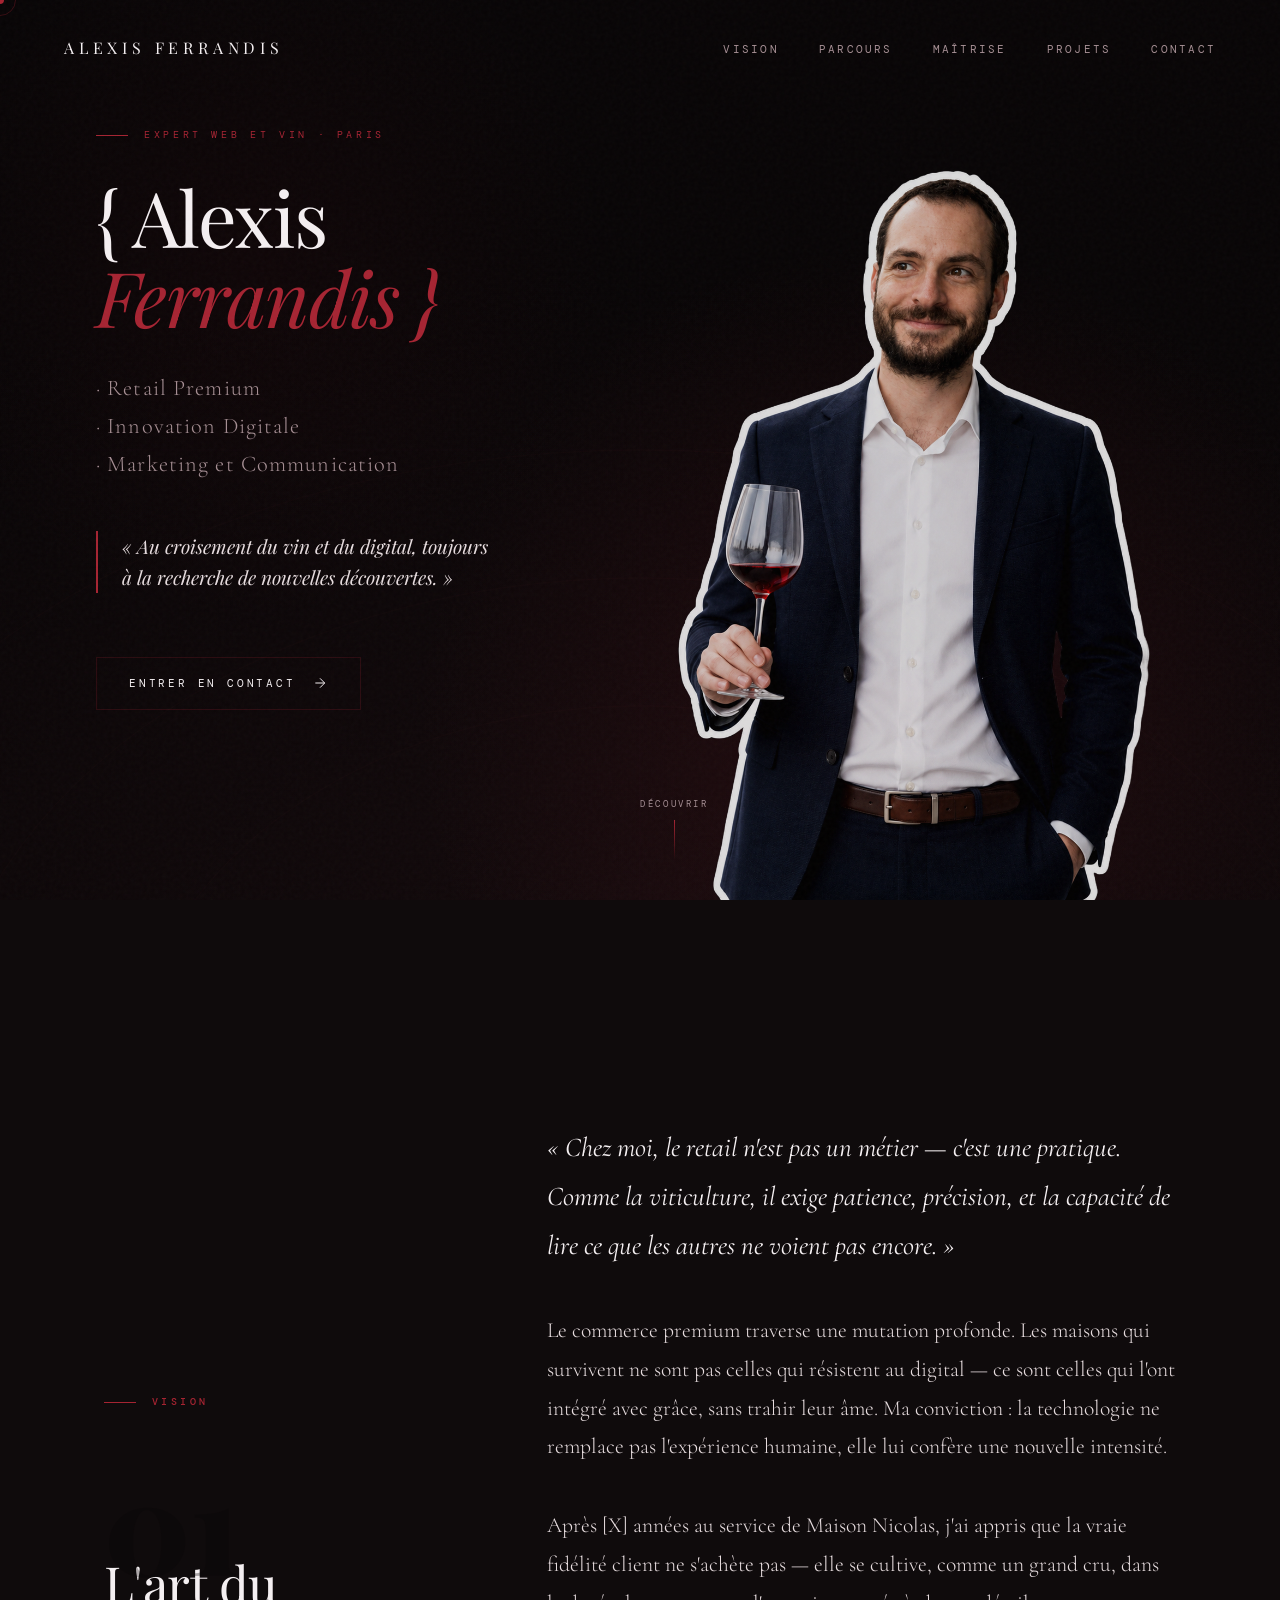
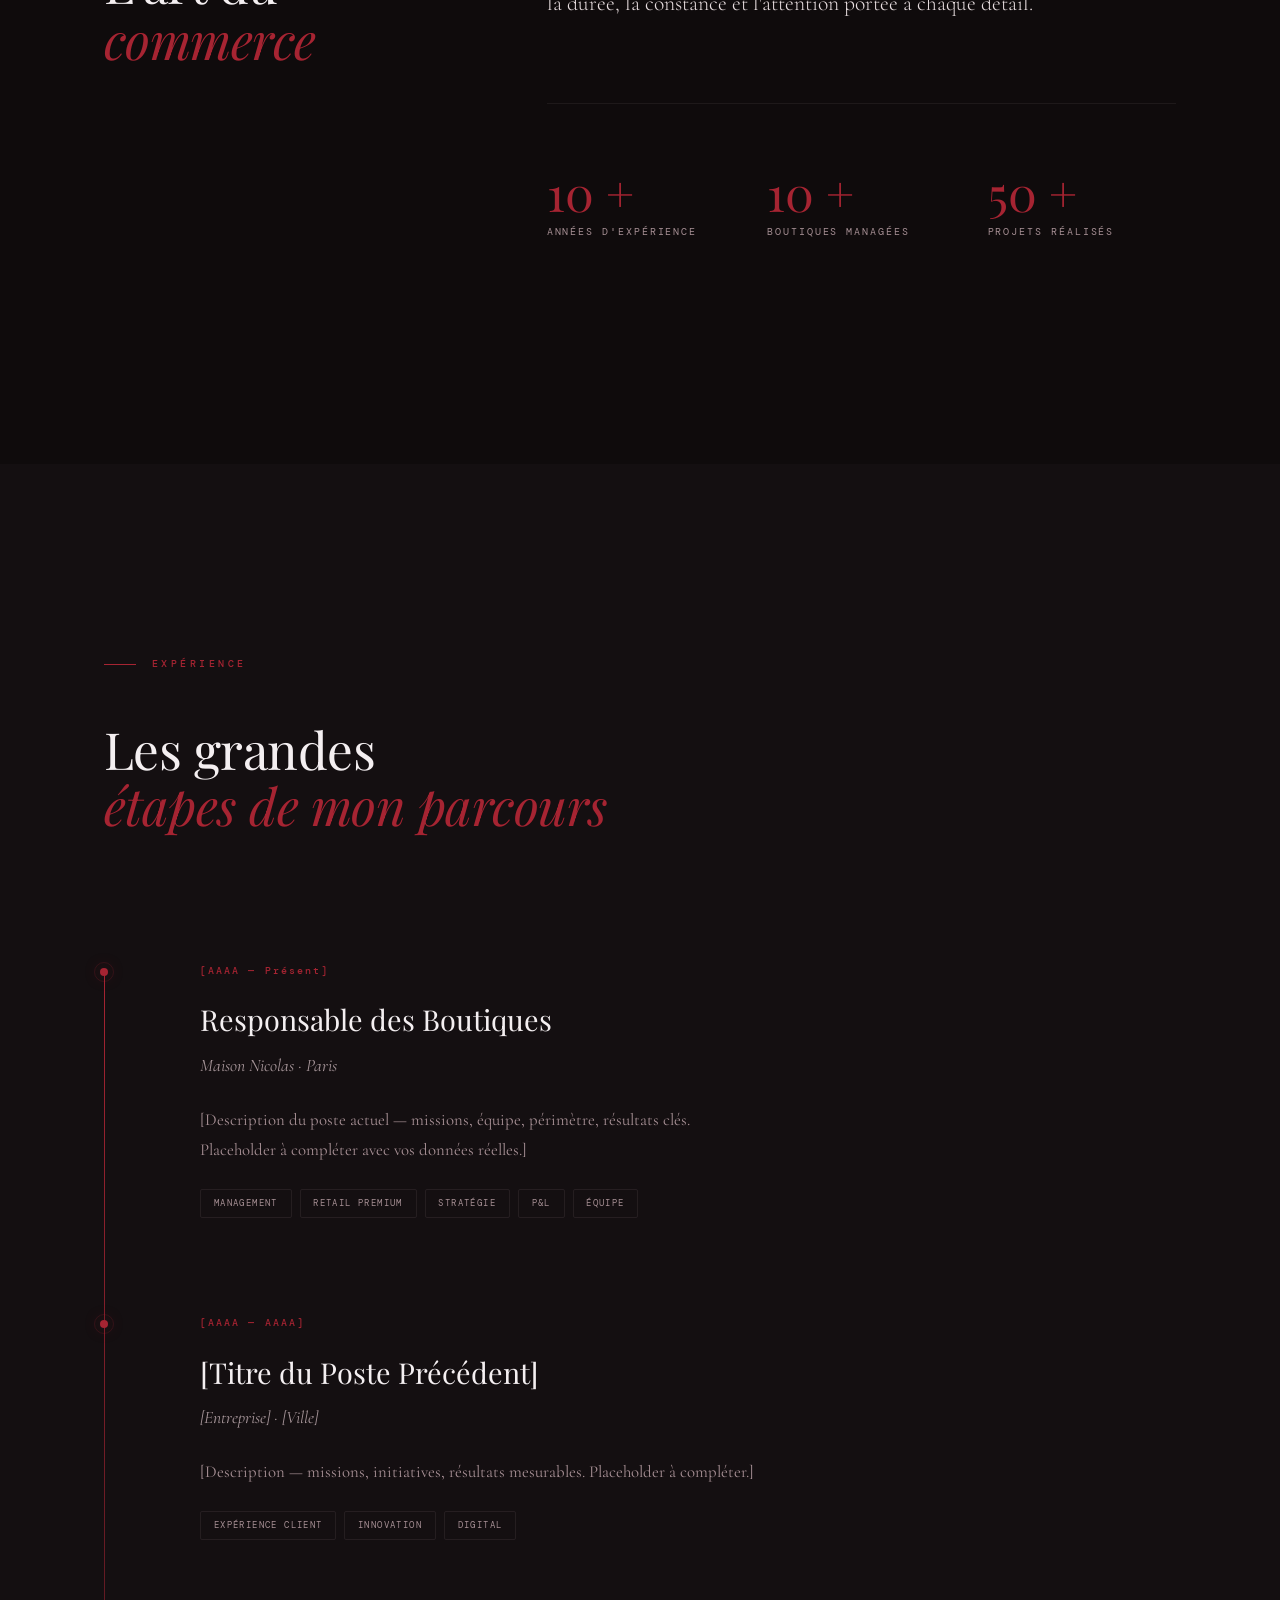
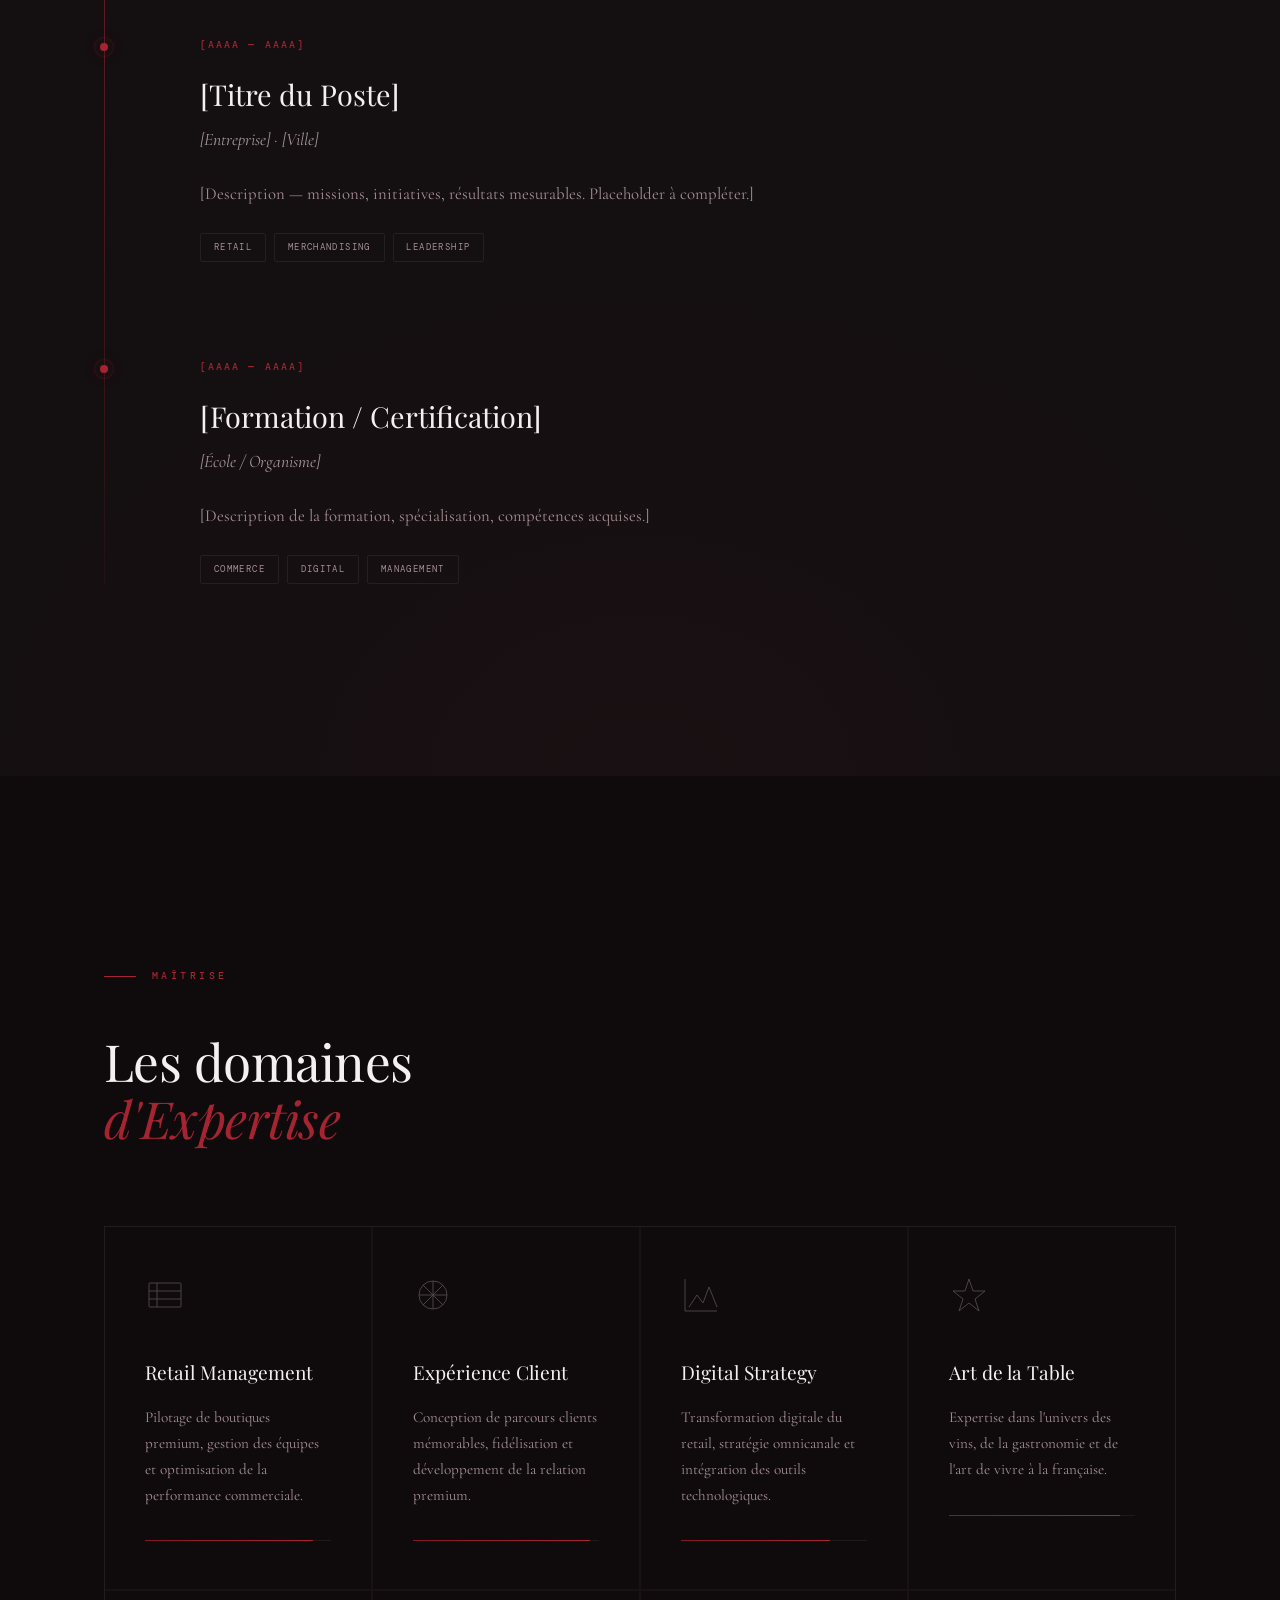
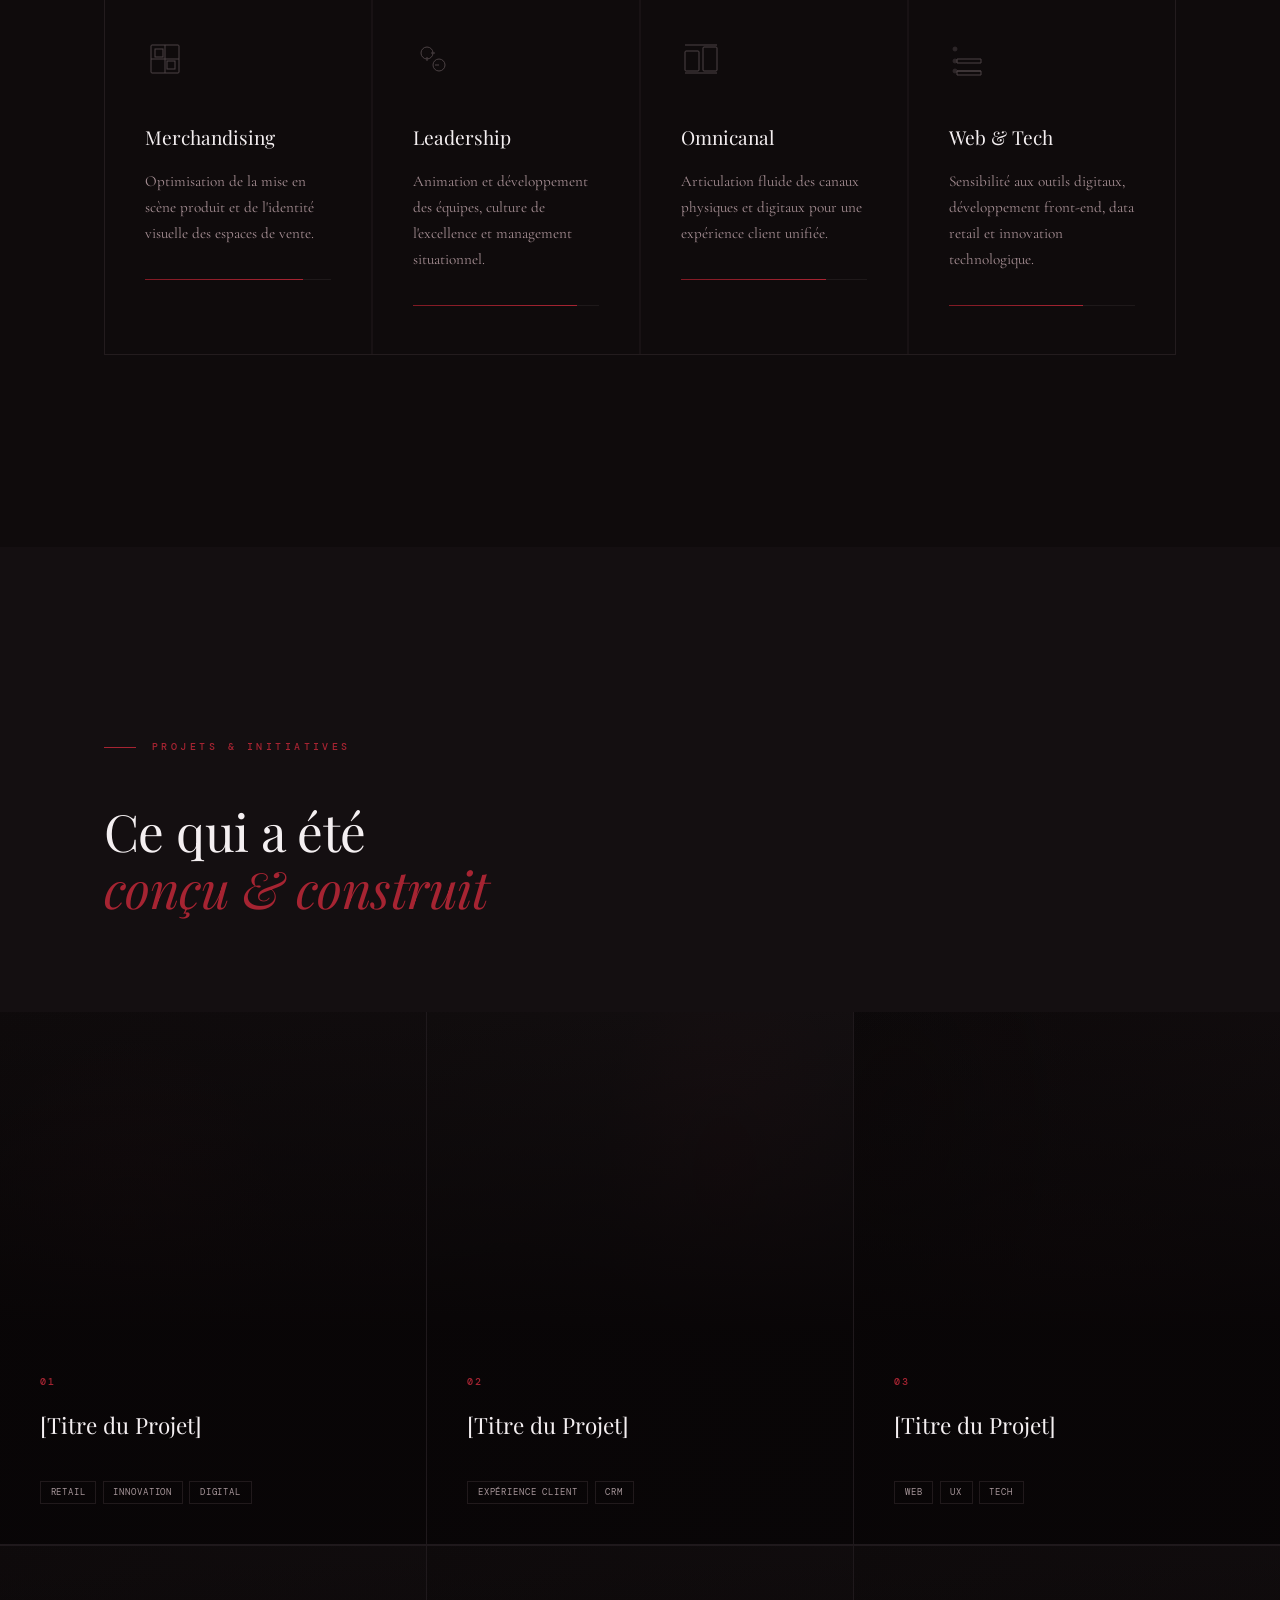
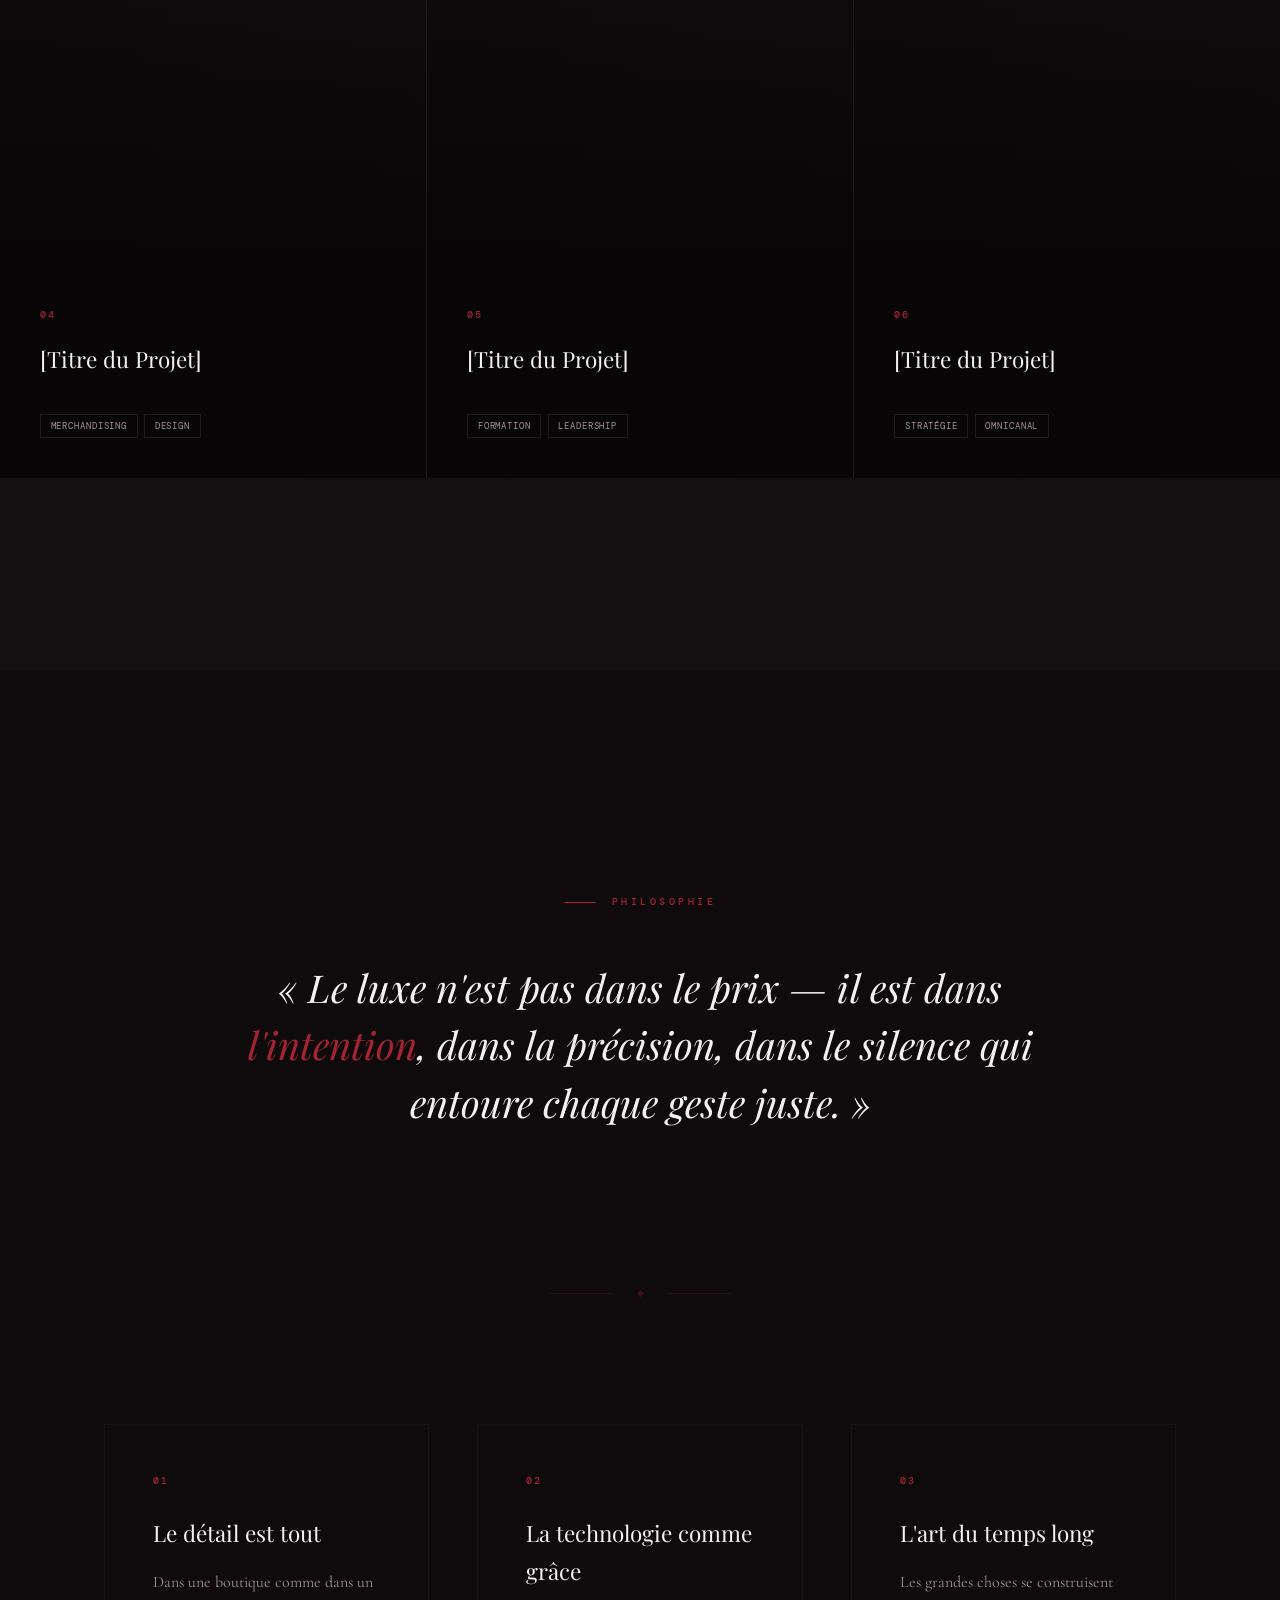
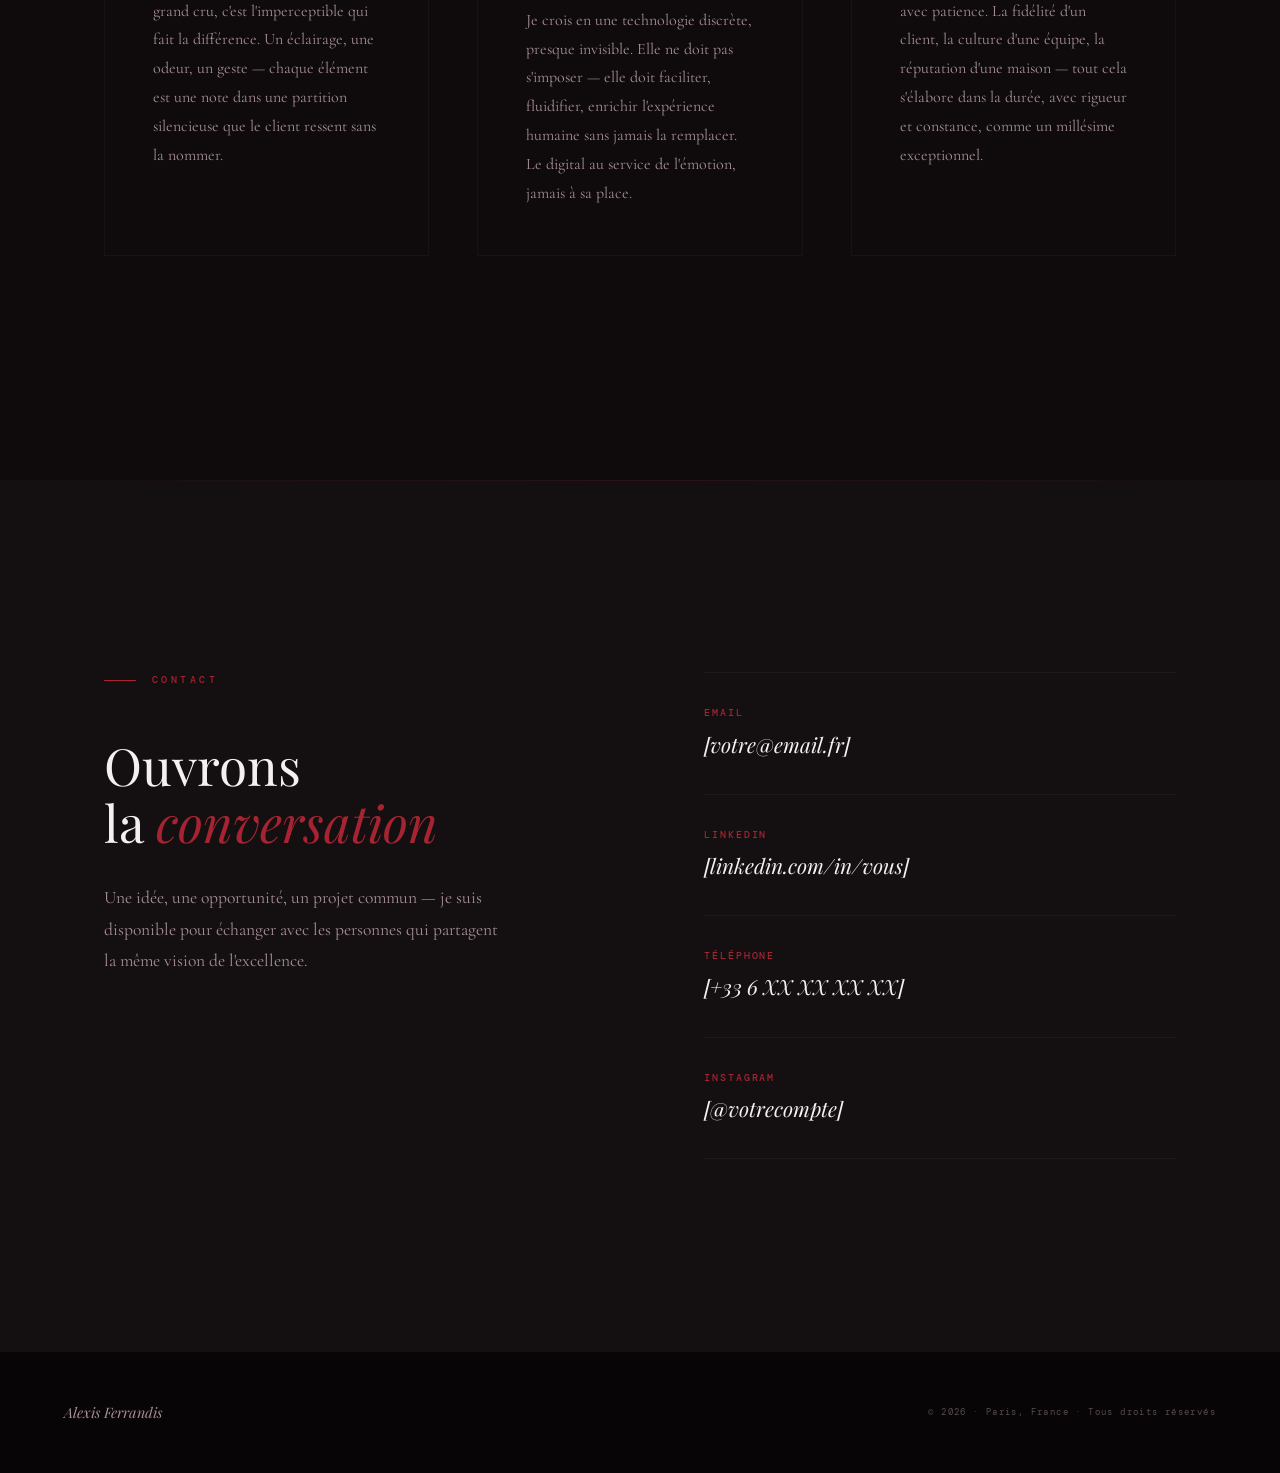
<file: index.html>
<!doctype html>
<html lang="fr">
	<head>
		<meta charset="UTF-8" />
		<meta name="viewport" content="width=device-width, initial-scale=1.0" />
		<title>Alexis Ferrandis</title>
		<link rel="preconnect" href="https://fonts.googleapis.com" />
		<link rel="preconnect" href="https://fonts.gstatic.com" crossorigin />
		<link
			href="https://fonts.googleapis.com/css2?family=Playfair+Display:ital,wght@0,400;0,500;0,700;0,900;1,400;1,600&family=Cormorant+Garamond:ital,wght@0,300;0,400;0,500;1,300;1,400&family=DM+Mono:wght@300;400&display=swap"
			rel="stylesheet" />
		<link rel="stylesheet" href="style.css" />
	</head>
	<body>
		<div id="cursor"></div>
		<div id="cursor-ring"></div>

		<nav id="nav">
			<a href="#hero" class="nav-logo">Alexis Ferrandis</a>
			<ul class="nav-links">
				<li><a href="#vision">Vision</a></li>
				<li><a href="#timeline">Parcours</a></li>
				<li><a href="#expertise">Maîtrise</a></li>
				<li><a href="#projects">Projets</a></li>
				<li><a href="#contact">Contact</a></li>
			</ul>
		</nav>

		<section id="hero">
			<div class="hero-bg"></div>

			<div class="hero-arcs">
				<svg
					viewBox="0 0 1200 800"
					fill="none"
					xmlns="http://www.w3.org/2000/svg">
					<ellipse
						cx="600"
						cy="900"
						rx="700"
						ry="500"
						stroke="var(--bordeaux2)"
						stroke-width="0.3"
						opacity="0.3" />
					<ellipse
						cx="600"
						cy="900"
						rx="550"
						ry="400"
						stroke="var(--bordeaux2)"
						stroke-width="0.3"
						opacity="0.3" />
					<ellipse
						cx="600"
						cy="900"
						rx="400"
						ry="300"
						stroke="var(--bordeaux2)"
						stroke-width="0.3"
						opacity="0.3" />
					<line
						x1="600"
						y1="0"
						x2="600"
						y2="800"
						stroke="var(--bordeaux2)"
						stroke-width="0.2"
						opacity="0.2" />
					<line
						x1="0"
						y1="400"
						x2="1200"
						y2="400"
						stroke="var(--bordeaux2)"
						stroke-width="0.2"
						opacity="0.2" />
				</svg>
			</div>

			<div class="particles" id="particles"></div>

			<div class="hero-text">
				<div class="hero-eyebrow">Expert web et vin · Paris</div>
				<h1 class="hero-name"> { Alexis<br /><em>Ferrandis }</em> </h1>
				<p class="hero-title">
					· Retail Premium <br />
					· Innovation Digitale<br />
					· Marketing et Communication
				</p>
				<blockquote class="hero-signature">
					« Au croisement du vin et du digital, toujours à la
					recherche de nouvelles découvertes. »
				</blockquote>
				<a href="#contact" class="hero-cta">
					Entrer en contact
					<svg
						width="16"
						height="16"
						viewBox="0 0 24 24"
						fill="none"
						stroke="currentColor"
						stroke-width="1.5">
						<path d="M5 12h14M12 5l7 7-7 7" />
					</svg>
				</a>
			</div>

			<div class="hero-portrait">
				<div class="portrait-wrapper">
					<img src="meme.png" alt="Portrait" />
					<div class="portrait-halo"></div>
				</div>
			</div>

			<div class="hero-bottom">
				<span>Découvrir</span>
				<div class="scroll-line"></div>
			</div>
		</section>

		<section id="vision">
			<div class="container">
				<div class="vision-inner">
					<div class="vision-side reveal">
						<div class="section-label">Vision</div>
						<div class="vision-number">01</div>
						<h2 class="section-title"
							>L'art du<br /><em>commerce </em></h2
						>
					</div>
					<div class="vision-body">
						<p class="reveal">
							« Chez moi, le retail n'est pas un métier — c'est
							une pratique. Comme la viticulture, il exige
							patience, précision, et la capacité de lire ce que
							les autres ne voient pas encore. »
						</p>
						<p class="reveal reveal-delay-1">
							Le commerce premium traverse une mutation profonde.
							Les maisons qui survivent ne sont pas celles qui
							résistent au digital — ce sont celles qui l'ont
							intégré avec grâce, sans trahir leur âme. Ma
							conviction : la technologie ne remplace pas
							l'expérience humaine, elle lui confère une nouvelle
							intensité.
						</p>
						<p class="reveal reveal-delay-2">
							Après [X] années au service de Maison Nicolas, j'ai
							appris que la vraie fidélité client ne s'achète pas
							— elle se cultive, comme un grand cru, dans la
							durée, la constance et l'attention portée à chaque
							détail.
						</p>
						<div class="vision-stats reveal reveal-delay-3">
							<div class="stat-item">
								<div class="stat-number">10 +</div>
								<div class="stat-label"
									>Années d'expérience</div
								>
							</div>
							<div class="stat-item">
								<div class="stat-number">10 +</div>
								<div class="stat-label">Boutiques managées</div>
							</div>
							<div class="stat-item">
								<div class="stat-number">50 +</div>
								<div class="stat-label">Projets réalisés</div>
							</div>
						</div>
					</div>
				</div>
			</div>
		</section>

		<section id="timeline">
			<div class="container">
				<div class="timeline-header reveal">
					<div class="section-label">Expérience</div>
					<h2 class="section-title"
						>Les grandes<br /><em>étapes de mon parcours</em></h2
					>
				</div>

				<div class="timeline-track">
					<div class="timeline-item reveal">
						<div class="timeline-dot"></div>
						<div class="timeline-date">[AAAA — Présent]</div>
						<div class="timeline-role"
							>Responsable des Boutiques</div
						>
						<div class="timeline-company"
							>Maison Nicolas · Paris</div
						>
						<p class="timeline-desc">
							[Description du poste actuel — missions, équipe,
							périmètre, résultats clés. Placeholder à compléter
							avec vos données réelles.]
						</p>
						<div class="timeline-tags">
							<span class="tag">Management</span>
							<span class="tag">Retail Premium</span>
							<span class="tag">Stratégie</span>
							<span class="tag">P&L</span>
							<span class="tag">Équipe</span>
						</div>
					</div>

					<div class="timeline-item reveal reveal-delay-1">
						<div class="timeline-dot"></div>
						<div class="timeline-date">[AAAA — AAAA]</div>
						<div class="timeline-role"
							>[Titre du Poste Précédent]</div
						>
						<div class="timeline-company"
							>[Entreprise] · [Ville]</div
						>
						<p class="timeline-desc">
							[Description — missions, initiatives, résultats
							mesurables. Placeholder à compléter.]
						</p>
						<div class="timeline-tags">
							<span class="tag">Expérience client</span>
							<span class="tag">Innovation</span>
							<span class="tag">Digital</span>
						</div>
					</div>

					<div class="timeline-item reveal reveal-delay-2">
						<div class="timeline-dot"></div>
						<div class="timeline-date">[AAAA — AAAA]</div>
						<div class="timeline-role">[Titre du Poste]</div>
						<div class="timeline-company"
							>[Entreprise] · [Ville]</div
						>
						<p class="timeline-desc">
							[Description — missions, initiatives, résultats
							mesurables. Placeholder à compléter.]
						</p>
						<div class="timeline-tags">
							<span class="tag">Retail</span>
							<span class="tag">Merchandising</span>
							<span class="tag">Leadership</span>
						</div>
					</div>

					<div class="timeline-item reveal reveal-delay-3">
						<div class="timeline-dot"></div>
						<div class="timeline-date">[AAAA — AAAA]</div>
						<div class="timeline-role"
							>[Formation / Certification]</div
						>
						<div class="timeline-company">[École / Organisme]</div>
						<p class="timeline-desc">
							[Description de la formation, spécialisation,
							compétences acquises.]
						</p>
						<div class="timeline-tags">
							<span class="tag">Commerce</span>
							<span class="tag">Digital</span>
							<span class="tag">Management</span>
						</div>
					</div>
				</div>
			</div>
		</section>

		<section id="expertise">
			<div class="container">
				<div class="reveal">
					<div class="section-label">maîtrise</div>
					<h2 class="section-title"
						>Les domaines<br /><em>d'Expertise</em>
					</h2>
				</div>

				<div class="expertise-grid" style="margin-top: 5rem">
					<div class="expertise-card reveal">
						<svg
							class="expertise-icon"
							viewBox="0 0 40 40"
							fill="none"
							stroke="var(--or)"
							stroke-width="1">
							<rect x="4" y="8" width="32" height="24" rx="1" />
							<path d="M4 16h32M12 8v24M4 24h32" />
						</svg>
						<div class="expertise-name">Retail Management</div>
						<p class="expertise-desc"
							>Pilotage de boutiques premium, gestion des équipes
							et optimisation de la performance commerciale.</p
						>
						<div class="expertise-level"
							><div
								class="expertise-level-bar"
								style="--level: 90%"></div
						></div>
					</div>

					<div class="expertise-card reveal reveal-delay-1">
						<svg
							class="expertise-icon"
							viewBox="0 0 40 40"
							fill="none"
							stroke="var(--or)"
							stroke-width="1">
							<circle cx="20" cy="20" r="14" />
							<path d="M20 6v28M6 20h28" />
							<path d="M10 10l20 20M30 10L10 30" />
						</svg>
						<div class="expertise-name">Expérience Client</div>
						<p class="expertise-desc"
							>Conception de parcours clients mémorables,
							fidélisation et développement de la relation
							premium.</p
						>
						<div class="expertise-level"
							><div
								class="expertise-level-bar"
								style="--level: 95%"></div
						></div>
					</div>

					<div class="expertise-card reveal reveal-delay-2">
						<svg
							class="expertise-icon"
							viewBox="0 0 40 40"
							fill="none"
							stroke="var(--or)"
							stroke-width="1">
							<path d="M8 32l8-12 6 8 6-16 8 20" />
							<path d="M4 4v32h32" />
						</svg>
						<div class="expertise-name">Digital Strategy</div>
						<p class="expertise-desc"
							>Transformation digitale du retail, stratégie
							omnicanale et intégration des outils
							technologiques.</p
						>
						<div class="expertise-level"
							><div
								class="expertise-level-bar"
								style="--level: 80%"></div
						></div>
					</div>

					<div class="expertise-card reveal reveal-delay-3">
						<svg
							class="expertise-icon"
							viewBox="0 0 40 40"
							fill="none"
							stroke="var(--or)"
							stroke-width="1">
							<path
								d="M20 4l4 12h12l-10 8 4 12-10-8-10 8 4-12L4 16h12z" />
						</svg>
						<div class="expertise-name">Art de la Table</div>
						<p class="expertise-desc"
							>Expertise dans l'univers des vins, de la
							gastronomie et de l'art de vivre à la française.</p
						>
						<div class="expertise-level"
							><div
								class="expertise-level-bar"
								style="--level: 92%"></div
						></div>
					</div>

					<div class="expertise-card reveal">
						<svg
							class="expertise-icon"
							viewBox="0 0 40 40"
							fill="none"
							stroke="var(--or)"
							stroke-width="1">
							<rect x="6" y="6" width="28" height="28" rx="1" />
							<path d="M6 20h28M20 6v28" />
							<rect x="10" y="10" width="8" height="8" />
							<rect x="22" y="22" width="8" height="8" />
						</svg>
						<div class="expertise-name">Merchandising</div>
						<p class="expertise-desc"
							>Optimisation de la mise en scène produit et de
							l'identité visuelle des espaces de vente.</p
						>
						<div class="expertise-level"
							><div
								class="expertise-level-bar"
								style="--level: 85%"></div
						></div>
					</div>

					<div class="expertise-card reveal reveal-delay-1">
						<svg
							class="expertise-icon"
							viewBox="0 0 40 40"
							fill="none"
							stroke="var(--or)"
							stroke-width="1">
							<circle cx="14" cy="14" r="6" />
							<circle cx="26" cy="26" r="6" />
							<path d="M18 14h4M14 18v4M22 26h4" />
						</svg>
						<div class="expertise-name">Leadership</div>
						<p class="expertise-desc"
							>Animation et développement des équipes, culture de
							l'excellence et management situationnel.</p
						>
						<div class="expertise-level"
							><div
								class="expertise-level-bar"
								style="--level: 88%"></div
						></div>
					</div>

					<div class="expertise-card reveal reveal-delay-2">
						<svg
							class="expertise-icon"
							viewBox="0 0 40 40"
							fill="none"
							stroke="var(--or)"
							stroke-width="1">
							<rect x="4" y="12" width="14" height="20" rx="1" />
							<rect x="22" y="8" width="14" height="24" rx="1" />
							<path d="M4 6h32M4 34h32" />
						</svg>
						<div class="expertise-name">Omnicanal</div>
						<p class="expertise-desc"
							>Articulation fluide des canaux physiques et
							digitaux pour une expérience client unifiée.</p
						>
						<div class="expertise-level"
							><div
								class="expertise-level-bar"
								style="--level: 78%"></div
						></div>
					</div>

					<div class="expertise-card reveal reveal-delay-3">
						<svg
							class="expertise-icon"
							viewBox="0 0 40 40"
							fill="none"
							stroke="var(--or)"
							stroke-width="1">
							<path d="M8 32h24v4H8zM8 20h24v4H8zM8 32h24" />
							<circle
								cx="6"
								cy="10"
								r="2"
								fill="var(--or)"
								opacity="0.5" />
							<circle
								cx="6"
								cy="22"
								r="2"
								fill="var(--or)"
								opacity="0.5" />
							<circle
								cx="6"
								cy="32"
								r="2"
								fill="var(--or)"
								opacity="0.5" />
						</svg>
						<div class="expertise-name">Web & Tech</div>
						<p class="expertise-desc"
							>Sensibilité aux outils digitaux, développement
							front-end, data retail et innovation
							technologique.</p
						>
						<div class="expertise-level"
							><div
								class="expertise-level-bar"
								style="--level: 72%"></div
						></div>
					</div>
				</div>
			</div>
		</section>

		<section id="projects">
			<div class="container">
				<div class="reveal">
					<div class="section-label">Projets & Initiatives</div>
					<h2 class="section-title"
						>Ce qui a été<br /><em>conçu & construit</em></h2
					>
				</div>
			</div>

			<div
				class="container"
				style="max-width: 100%; padding: 0; margin-top: 4rem">
				<div class="projects-grid">
					<div class="project-card reveal">
						<div class="project-bg project-bg-1"></div>
						<div class="project-card-inner">
							<div class="project-num">01</div>
							<div class="project-title">[Titre du Projet]</div>
							<div class="project-desc"
								>[Description courte du projet ou de
								l'initiative — impact, contexte, résultat.]</div
							>
							<div class="project-tags">
								<span class="project-tag">Retail</span>
								<span class="project-tag">Innovation</span>
								<span class="project-tag">Digital</span>
							</div>
						</div>
						<div class="project-arrow">
							<svg
								width="18"
								height="18"
								viewBox="0 0 24 24"
								fill="none"
								stroke="currentColor"
								stroke-width="1.5">
								<path d="M7 17L17 7M7 7h10v10" />
							</svg>
						</div>
					</div>

					<div class="project-card reveal reveal-delay-1">
						<div class="project-bg project-bg-2"></div>
						<div class="project-card-inner">
							<div class="project-num">02</div>
							<div class="project-title">[Titre du Projet]</div>
							<div class="project-desc"
								>[Description courte du projet ou de
								l'initiative — impact, contexte, résultat.]</div
							>
							<div class="project-tags">
								<span class="project-tag"
									>Expérience Client</span
								>
								<span class="project-tag">CRM</span>
							</div>
						</div>
						<div class="project-arrow">
							<svg
								width="18"
								height="18"
								viewBox="0 0 24 24"
								fill="none"
								stroke="currentColor"
								stroke-width="1.5">
								<path d="M7 17L17 7M7 7h10v10" />
							</svg>
						</div>
					</div>

					<div class="project-card reveal reveal-delay-2">
						<div class="project-bg project-bg-3"></div>
						<div class="project-card-inner">
							<div class="project-num">03</div>
							<div class="project-title">[Titre du Projet]</div>
							<div class="project-desc"
								>[Description courte du projet ou de
								l'initiative — impact, contexte, résultat.]</div
							>
							<div class="project-tags">
								<span class="project-tag">Web</span>
								<span class="project-tag">UX</span>
								<span class="project-tag">Tech</span>
							</div>
						</div>
						<div class="project-arrow">
							<svg
								width="18"
								height="18"
								viewBox="0 0 24 24"
								fill="none"
								stroke="currentColor"
								stroke-width="1.5">
								<path d="M7 17L17 7M7 7h10v10" />
							</svg>
						</div>
					</div>

					<div class="project-card reveal reveal-delay-3">
						<div class="project-bg project-bg-4"></div>
						<div class="project-card-inner">
							<div class="project-num">04</div>
							<div class="project-title">[Titre du Projet]</div>
							<div class="project-desc"
								>[Description courte — placeholder.]</div
							>
							<div class="project-tags">
								<span class="project-tag">Merchandising</span>
								<span class="project-tag">Design</span>
							</div>
						</div>
						<div class="project-arrow">
							<svg
								width="18"
								height="18"
								viewBox="0 0 24 24"
								fill="none"
								stroke="currentColor"
								stroke-width="1.5">
								<path d="M7 17L17 7M7 7h10v10" />
							</svg>
						</div>
					</div>

					<div class="project-card reveal">
						<div class="project-bg project-bg-5"></div>
						<div class="project-card-inner">
							<div class="project-num">05</div>
							<div class="project-title">[Titre du Projet]</div>
							<div class="project-desc"
								>[Description courte — placeholder.]</div
							>
							<div class="project-tags">
								<span class="project-tag">Formation</span>
								<span class="project-tag">Leadership</span>
							</div>
						</div>
						<div class="project-arrow">
							<svg
								width="18"
								height="18"
								viewBox="0 0 24 24"
								fill="none"
								stroke="currentColor"
								stroke-width="1.5">
								<path d="M7 17L17 7M7 7h10v10" />
							</svg>
						</div>
					</div>

					<div class="project-card reveal reveal-delay-1">
						<div class="project-bg project-bg-6"></div>
						<div class="project-card-inner">
							<div class="project-num">06</div>
							<div class="project-title">[Titre du Projet]</div>
							<div class="project-desc"
								>[Description courte — placeholder.]</div
							>
							<div class="project-tags">
								<span class="project-tag">Stratégie</span>
								<span class="project-tag">Omnicanal</span>
							</div>
						</div>
						<div class="project-arrow">
							<svg
								width="18"
								height="18"
								viewBox="0 0 24 24"
								fill="none"
								stroke="currentColor"
								stroke-width="1.5">
								<path d="M7 17L17 7M7 7h10v10" />
							</svg>
						</div>
					</div>
				</div>
			</div>
		</section>

		<section id="philosophy">
			<div class="container">
				<div class="philosophy-intro reveal">
					<div class="section-label" style="justify-content: center"
						>Philosophie</div
					>
					<p>
						« Le luxe n'est pas dans le prix — il est dans
						<span>l'intention</span>, dans la précision, dans le
						silence qui entoure chaque geste juste. »
					</p>
				</div>

				<div class="ornament reveal">
					<div class="ornament-line"></div>
					<div class="ornament-diamond"></div>
					<div class="ornament-line"></div>
				</div>

				<div class="philosophy-pillars">
					<div class="pillar reveal">
						<div class="pillar-number">01</div>
						<div class="pillar-title">Le détail est tout</div>
						<p class="pillar-text"
							>Dans une boutique comme dans un grand cru, c'est
							l'imperceptible qui fait la différence. Un
							éclairage, une odeur, un geste — chaque élément est
							une note dans une partition silencieuse que le
							client ressent sans la nommer.</p
						>
					</div>

					<div class="pillar reveal reveal-delay-1">
						<div class="pillar-number">02</div>
						<div class="pillar-title"
							>La technologie comme grâce</div
						>
						<p class="pillar-text"
							>Je crois en une technologie discrète, presque
							invisible. Elle ne doit pas s'imposer — elle doit
							faciliter, fluidifier, enrichir l'expérience humaine
							sans jamais la remplacer. Le digital au service de
							l'émotion, jamais à sa place.</p
						>
					</div>

					<div class="pillar reveal reveal-delay-2">
						<div class="pillar-number">03</div>
						<div class="pillar-title">L'art du temps long</div>
						<p class="pillar-text"
							>Les grandes choses se construisent avec patience.
							La fidélité d'un client, la culture d'une équipe, la
							réputation d'une maison — tout cela s'élabore dans
							la durée, avec rigueur et constance, comme un
							millésime exceptionnel.</p
						>
					</div>
				</div>
			</div>
		</section>

		<section id="contact">
			<div class="container">
				<div class="contact-inner">
					<div class="reveal">
						<div class="section-label">Contact</div>
						<h2 class="contact-heading"
							>Ouvrons<br />la <em>conversation</em></h2
						>
						<p class="contact-sub" style="margin-top: 2rem">
							Une idée, une opportunité, un projet commun — je
							suis disponible pour échanger avec les personnes qui
							partagent la même vision de l'excellence.
						</p>
					</div>

					<div class="contact-links reveal reveal-delay-1">
						<a href="mailto:votre@email.fr" class="contact-link">
							<div class="contact-link-left">
								<span class="contact-link-platform">Email</span>
								<span class="contact-link-value"
									>[votre@email.fr]</span
								>
							</div>
							<svg
								class="contact-link-arrow"
								width="18"
								height="18"
								viewBox="0 0 24 24"
								fill="none"
								stroke="currentColor"
								stroke-width="1.5">
								<path d="M7 17L17 7M7 7h10v10" />
							</svg>
						</a>
						<a
							href="https://linkedin.com"
							class="contact-link"
							target="_blank">
							<div class="contact-link-left">
								<span class="contact-link-platform"
									>LinkedIn</span
								>
								<span class="contact-link-value"
									>[linkedin.com/in/vous]</span
								>
							</div>
							<svg
								class="contact-link-arrow"
								width="18"
								height="18"
								viewBox="0 0 24 24"
								fill="none"
								stroke="currentColor"
								stroke-width="1.5">
								<path d="M7 17L17 7M7 7h10v10" />
							</svg>
						</a>
						<a href="tel:+33600000000" class="contact-link">
							<div class="contact-link-left">
								<span class="contact-link-platform"
									>Téléphone</span
								>
								<span class="contact-link-value"
									>[+33 6 XX XX XX XX]</span
								>
							</div>
							<svg
								class="contact-link-arrow"
								width="18"
								height="18"
								viewBox="0 0 24 24"
								fill="none"
								stroke="currentColor"
								stroke-width="1.5">
								<path d="M7 17L17 7M7 7h10v10" />
							</svg>
						</a>
						<a href="#" class="contact-link">
							<div class="contact-link-left">
								<span class="contact-link-platform"
									>Instagram</span
								>
								<span class="contact-link-value"
									>[@votrecompte]</span
								>
							</div>
							<svg
								class="contact-link-arrow"
								width="18"
								height="18"
								viewBox="0 0 24 24"
								fill="none"
								stroke="currentColor"
								stroke-width="1.5">
								<path d="M7 17L17 7M7 7h10v10" />
							</svg>
						</a>
					</div>
				</div>
			</div>
		</section>

		<footer>
			<div class="footer-mark">Alexis Ferrandis</div>
			<div class="footer-copy"
				>© 2026 · Paris, France · Tous droits réservés</div
			>
		</footer>

		<script src="script.js"></script>
	</body>
</html>
</file>
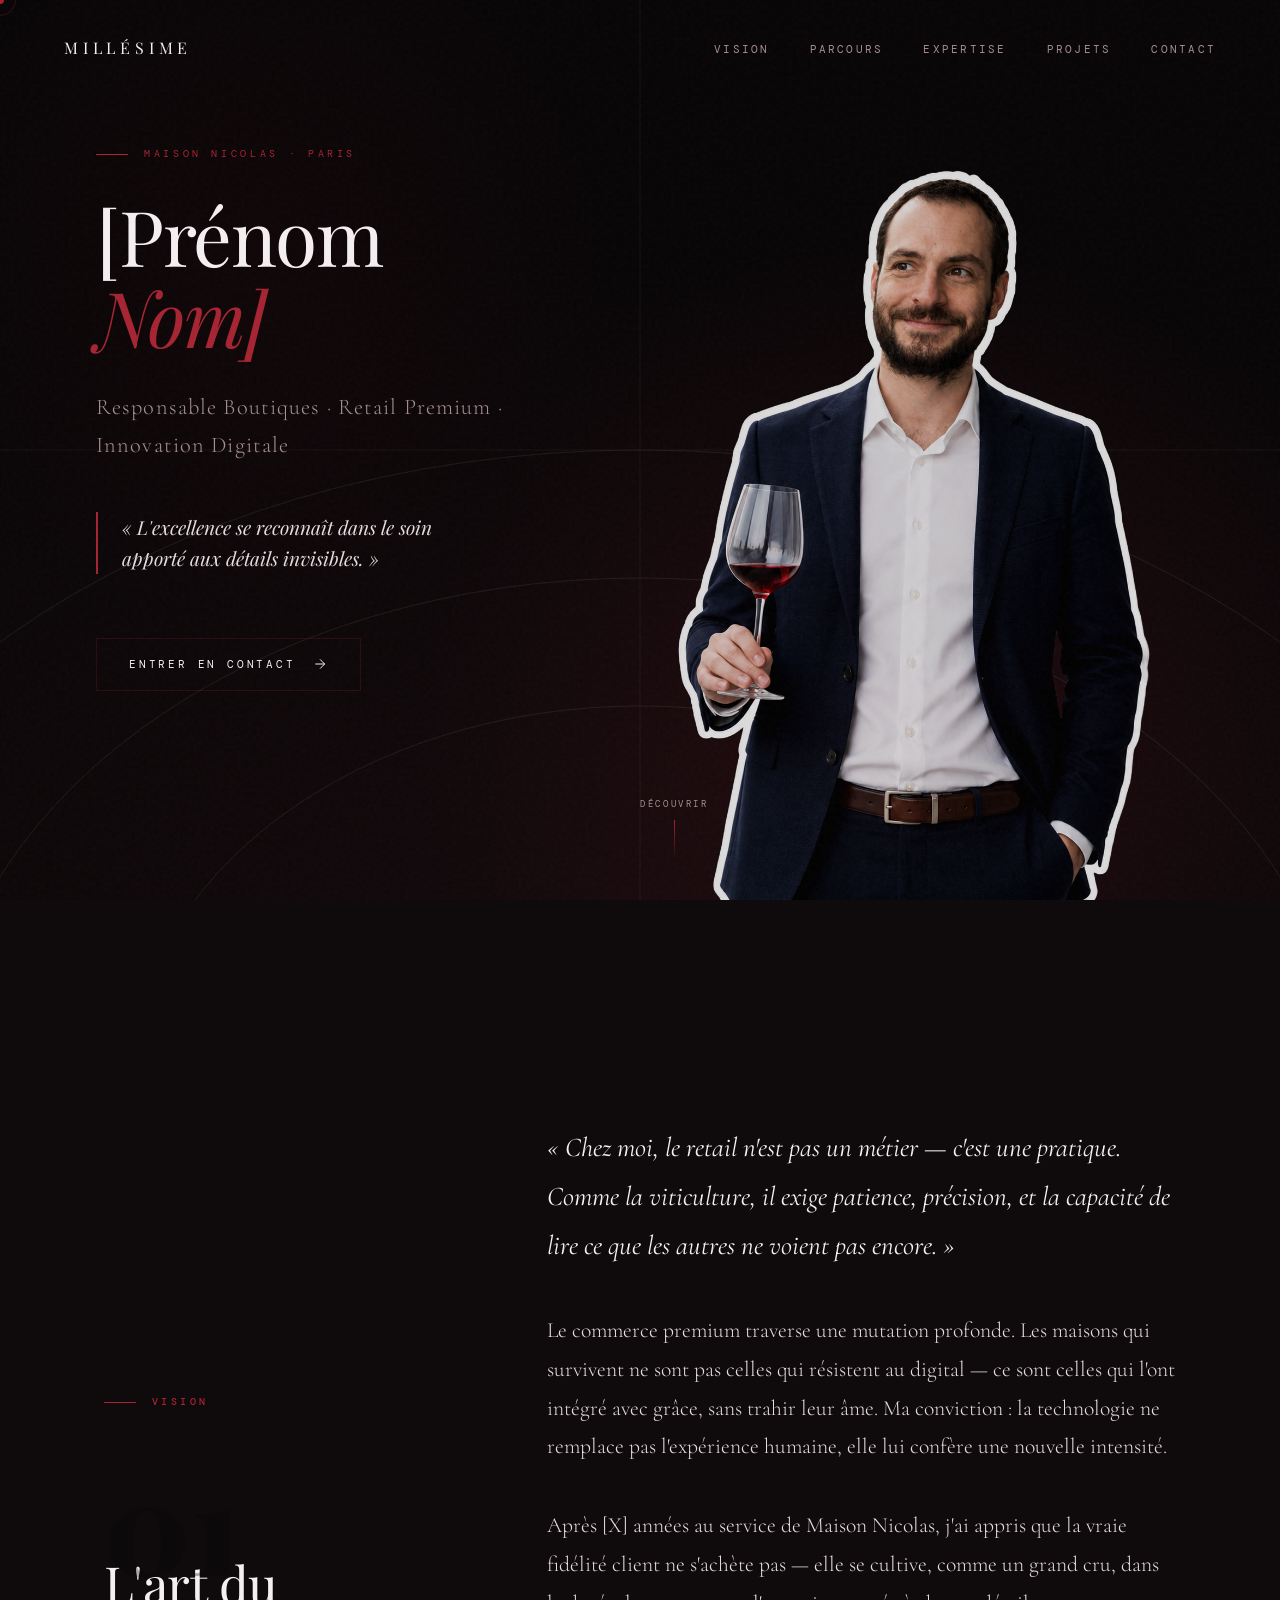
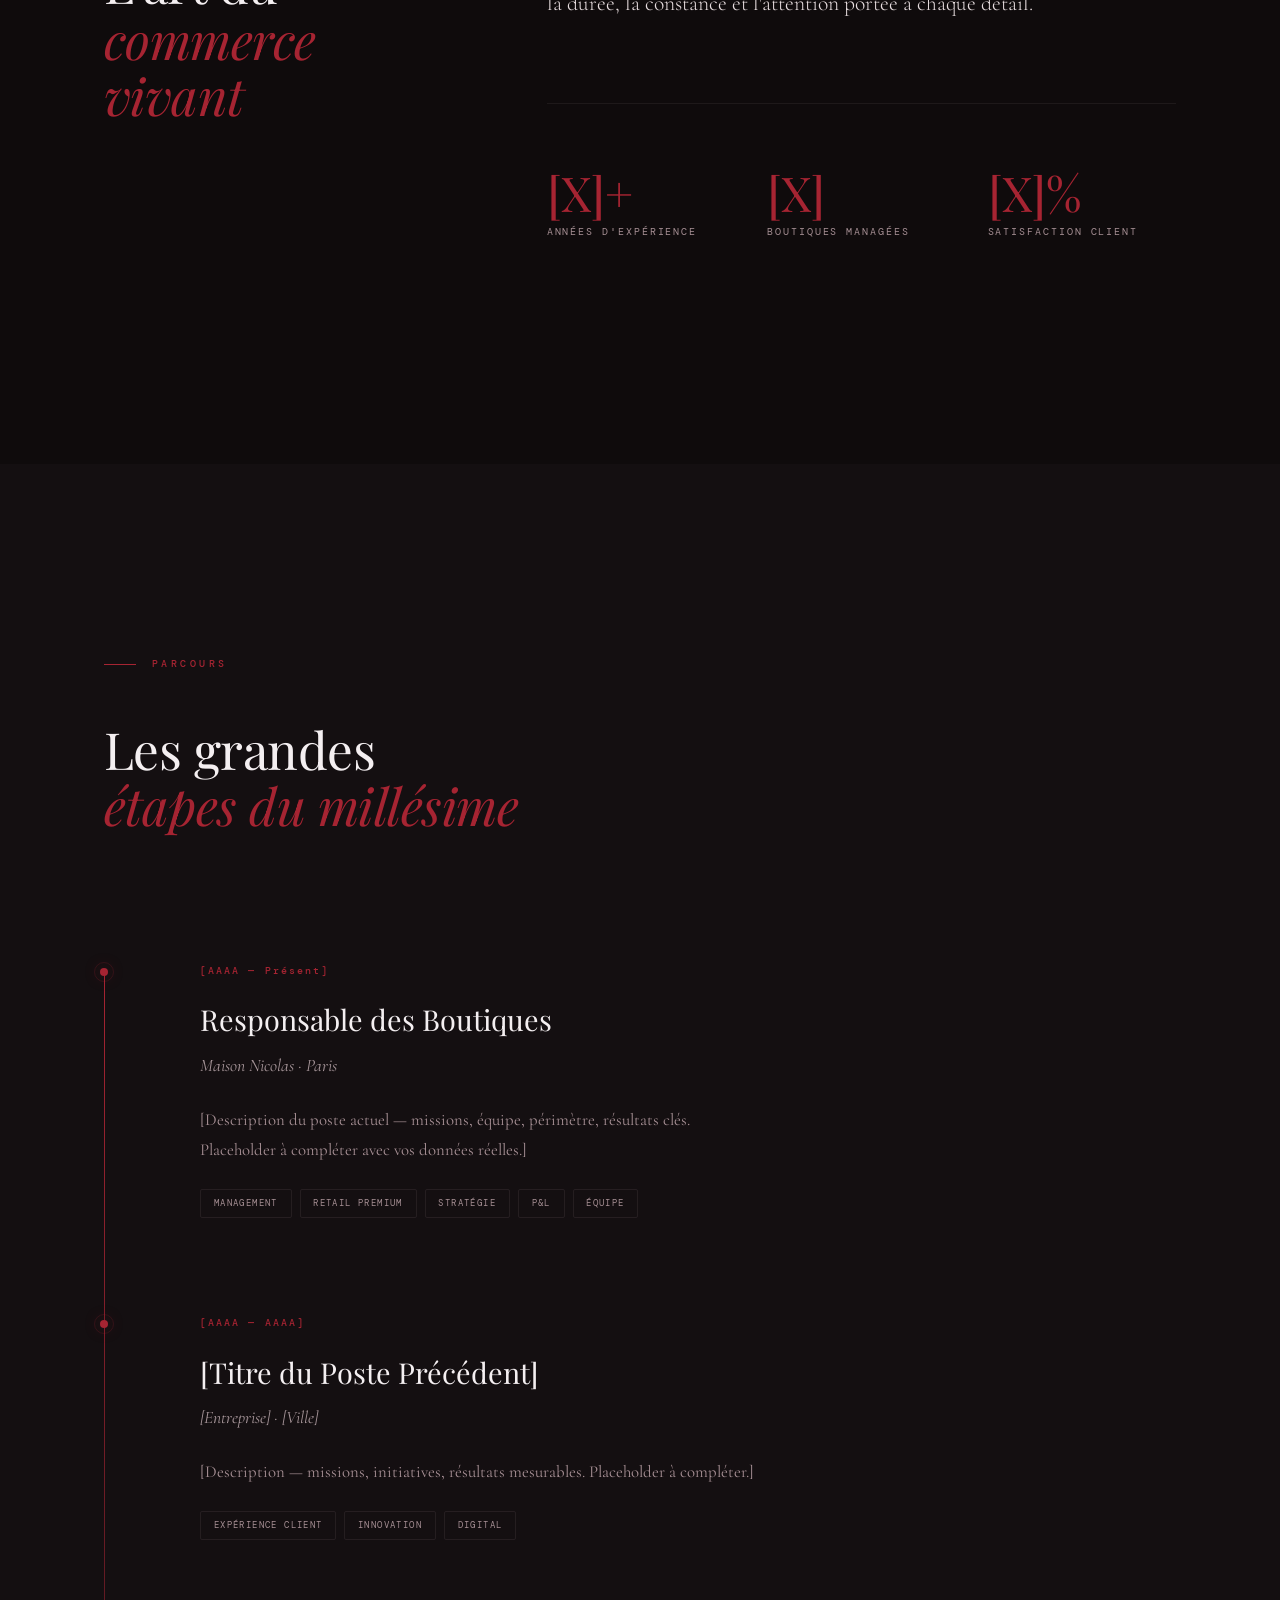
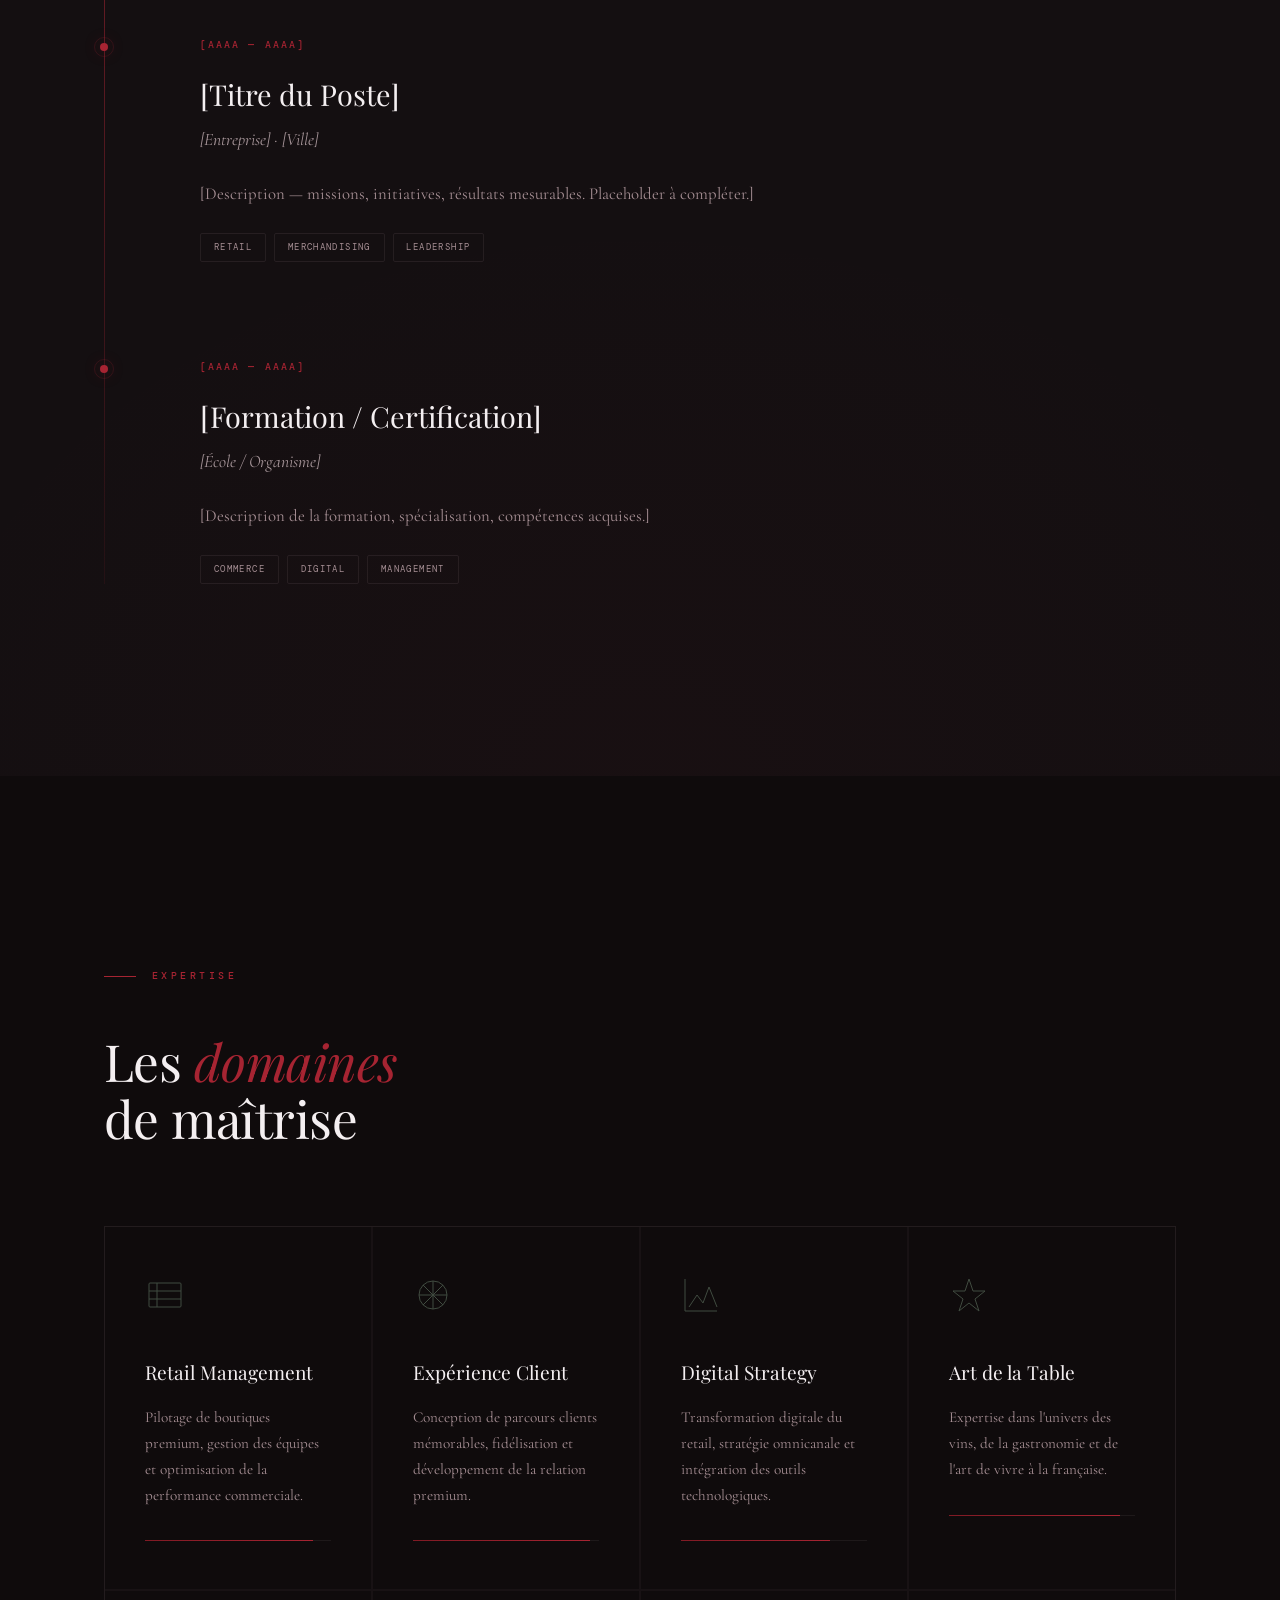
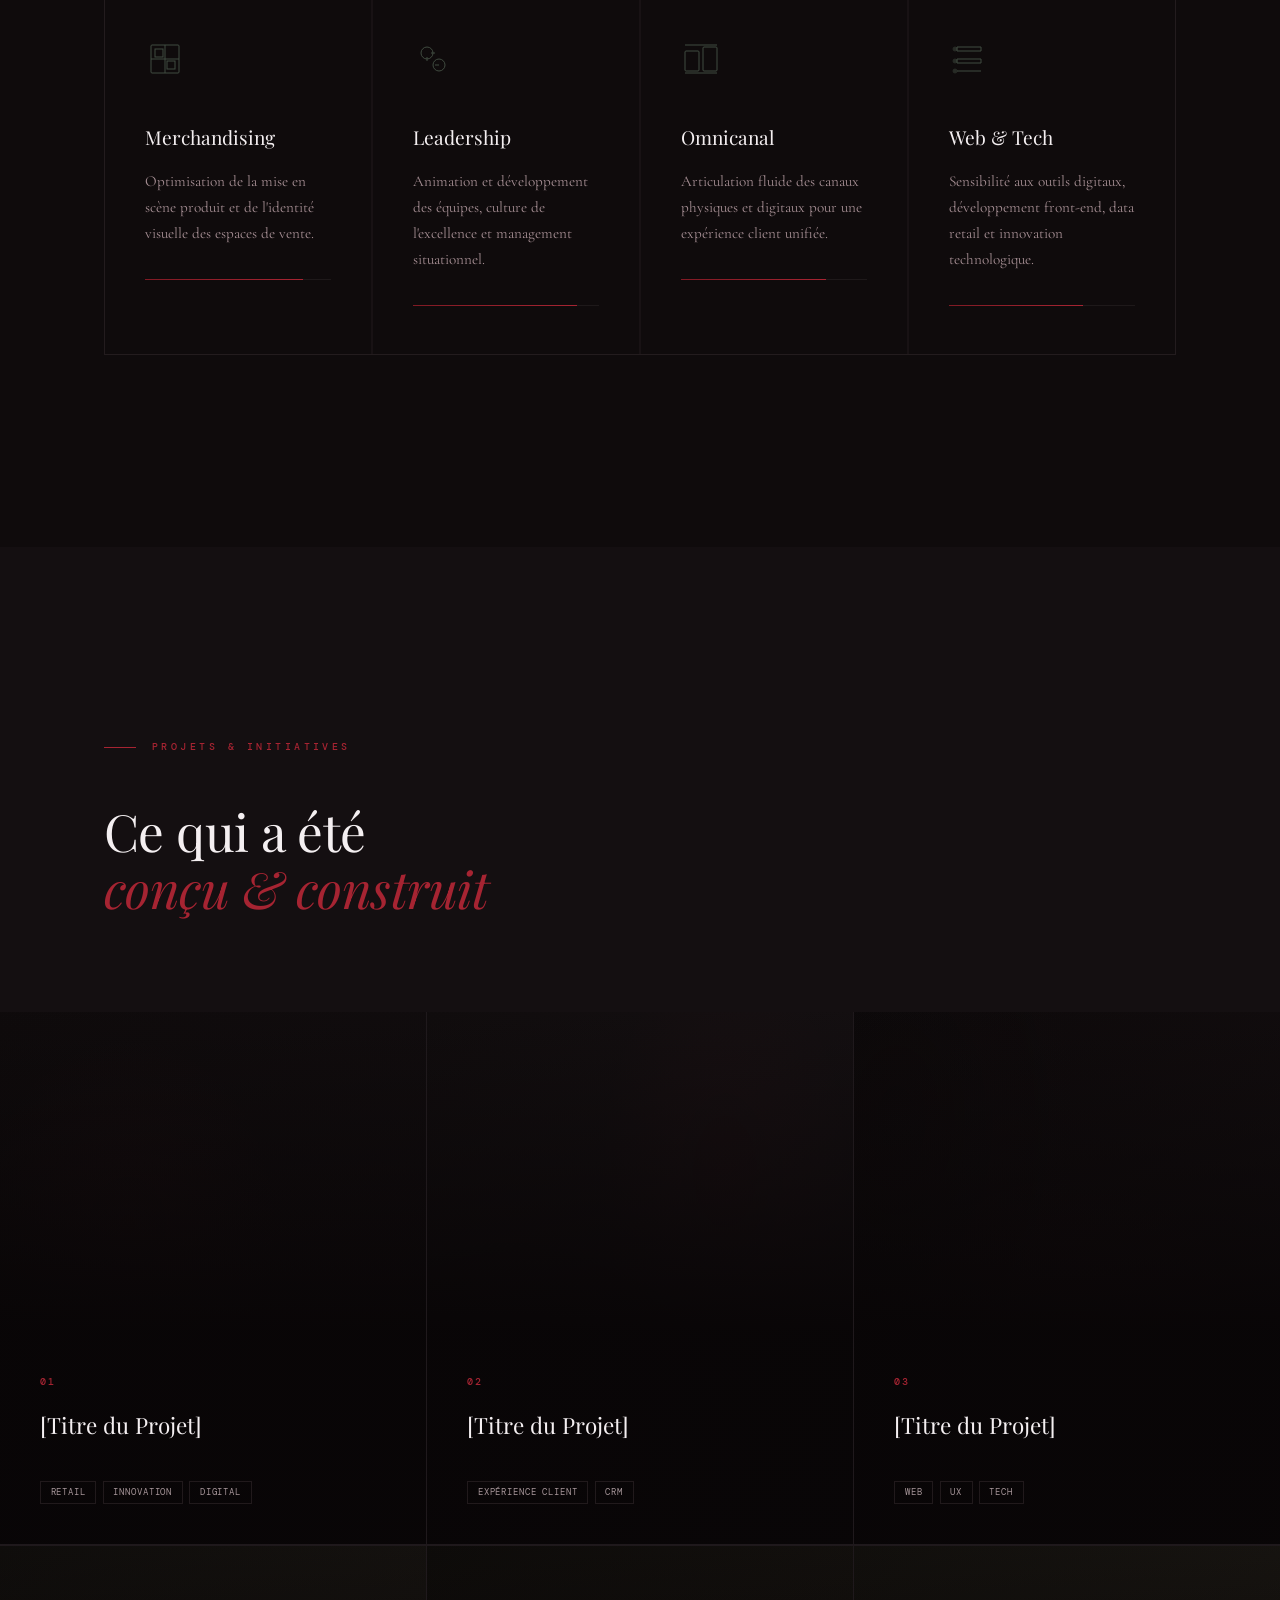
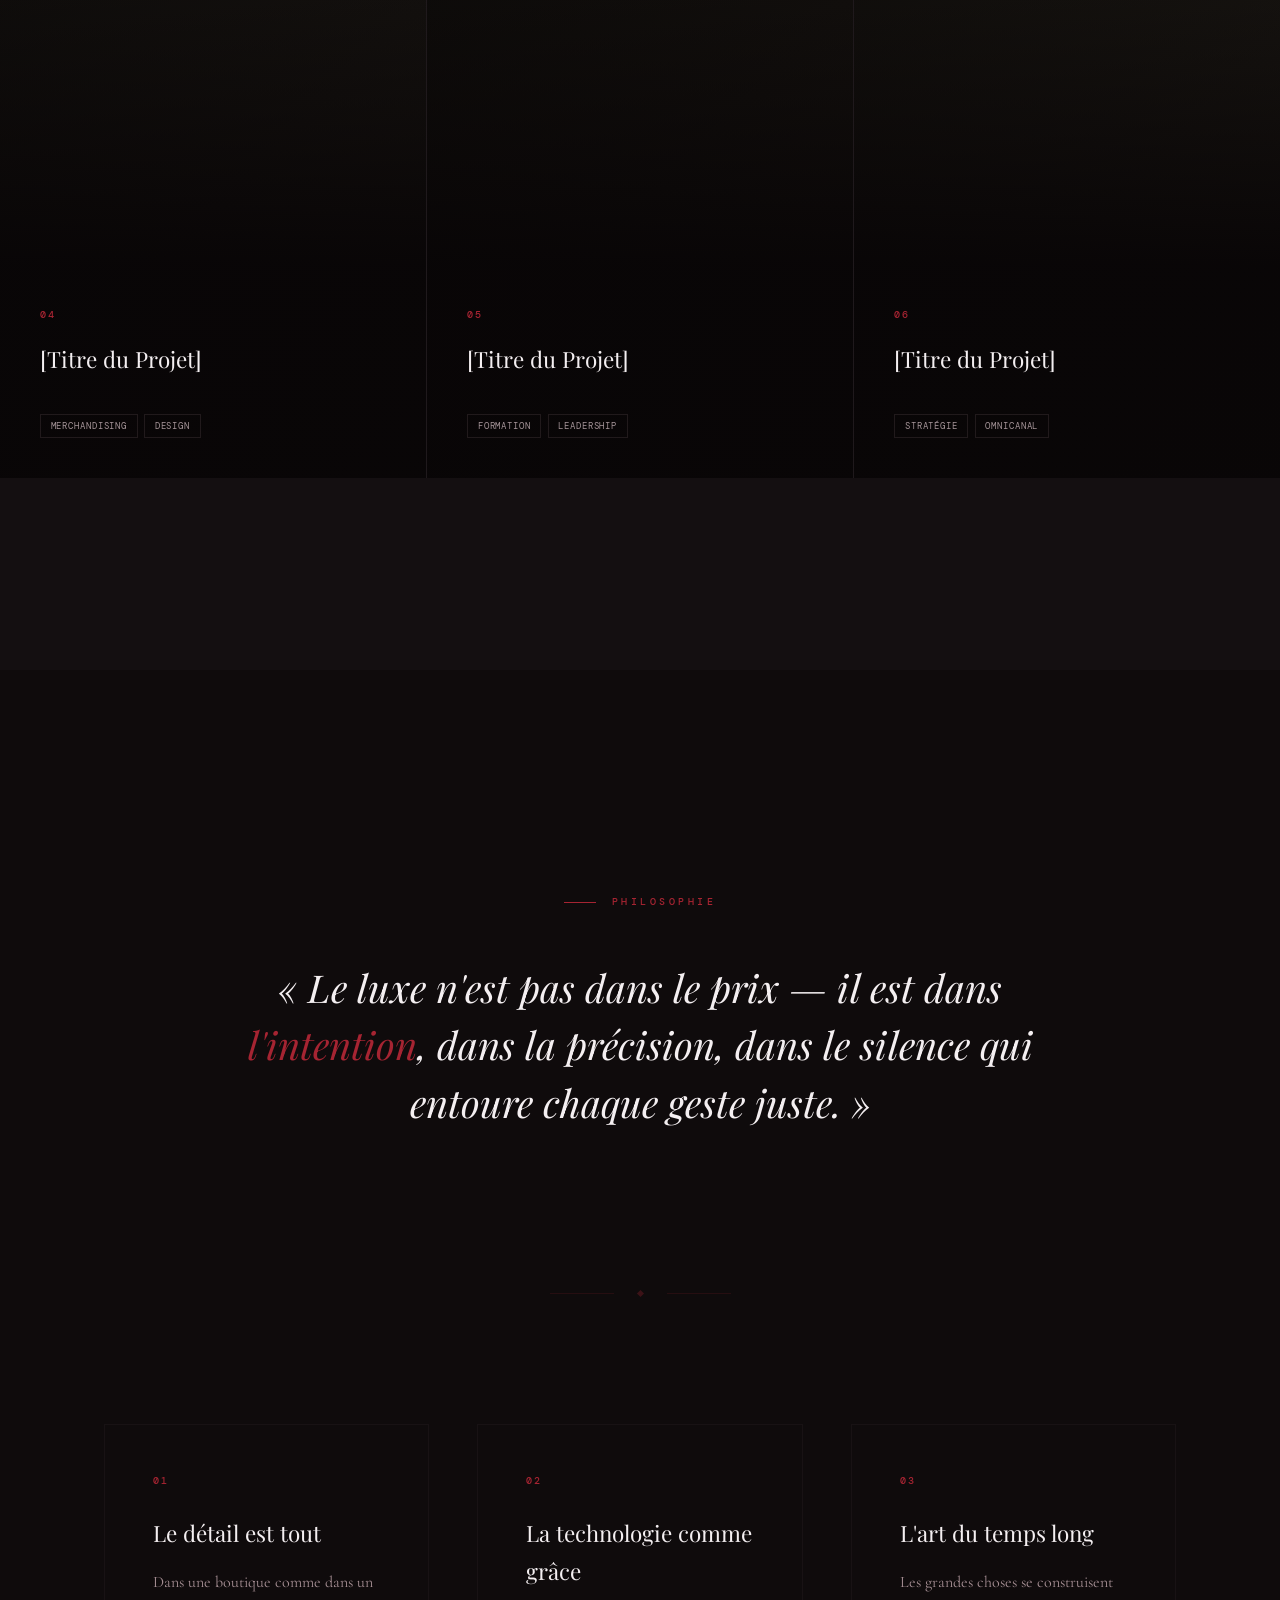
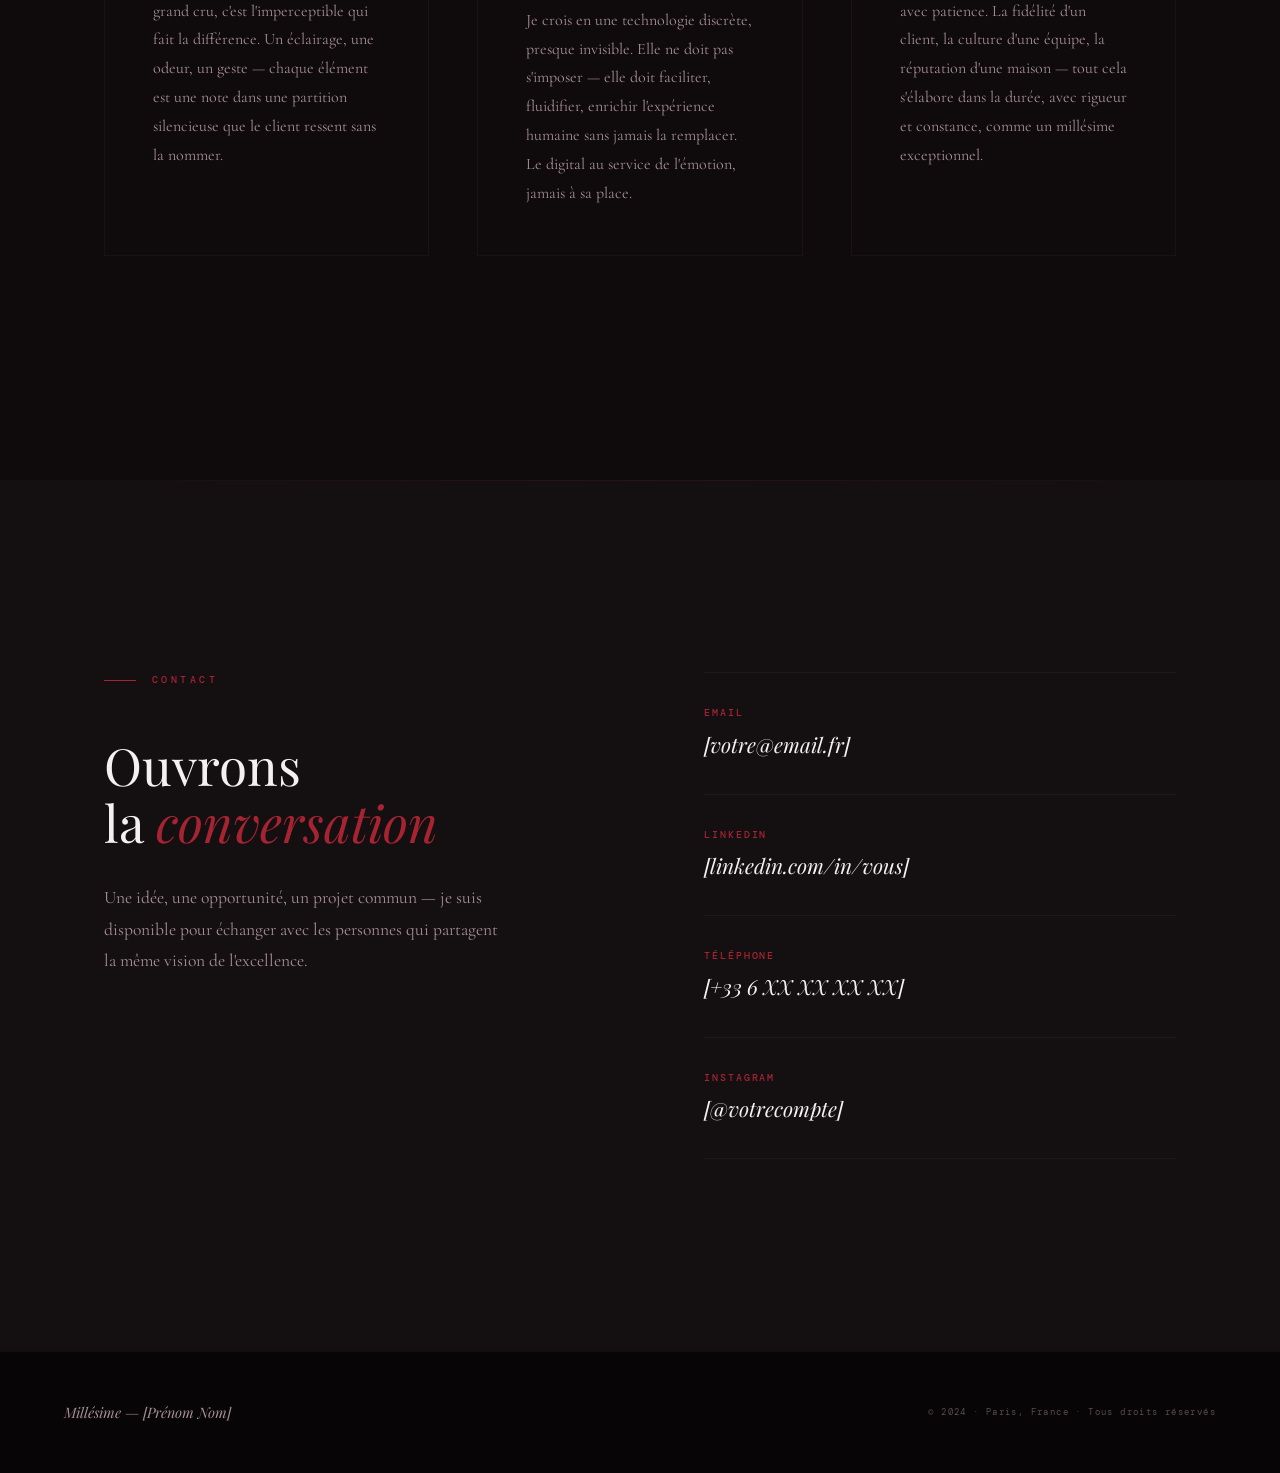
<file: portfolio.html>
<!doctype html>
<html lang="fr">
	<head>
		<meta charset="UTF-8" />
		<meta name="viewport" content="width=device-width, initial-scale=1.0" />
		<title>Portfolio — Millésime</title>
		<link rel="preconnect" href="https://fonts.googleapis.com" />
		<link rel="preconnect" href="https://fonts.gstatic.com" crossorigin />
		<link
			href="https://fonts.googleapis.com/css2?family=Playfair+Display:ital,wght@0,400;0,500;0,700;0,900;1,400;1,600&family=Cormorant+Garamond:ital,wght@0,300;0,400;0,500;1,300;1,400&family=DM+Mono:wght@300;400&display=swap"
			rel="stylesheet" />

		<link rel="stylesheet" href="style.css" />
	</head>
	<body>
		<!-- Custom Cursor -->
		<div id="cursor"></div>
		<div id="cursor-ring"></div>

		<!-- Navigation -->
		<nav id="nav">
			<a href="#hero" class="nav-logo">Millésime</a>
			<ul class="nav-links">
				<li><a href="#vision">Vision</a></li>
				<li><a href="#timeline">Parcours</a></li>
				<li><a href="#expertise">Expertise</a></li>
				<li><a href="#projects">Projets</a></li>
				<li><a href="#contact">Contact</a></li>
			</ul>
		</nav>

		<!-- ─── HERO ─────────────────────────────────────────────── -->
		<section id="hero">
			<div class="hero-bg"></div>

			<div class="hero-arcs">
				<svg
					viewBox="0 0 1200 800"
					fill="none"
					xmlns="http://www.w3.org/2000/svg">
					<ellipse
						cx="600"
						cy="900"
						rx="700"
						ry="500"
						stroke="#8aab8e"
						stroke-width="0.5" />
					<ellipse
						cx="600"
						cy="900"
						rx="550"
						ry="400"
						stroke="#8aab8e"
						stroke-width="0.5" />
					<ellipse
						cx="600"
						cy="900"
						rx="400"
						ry="300"
						stroke="#8aab8e"
						stroke-width="0.5" />
					<line
						x1="600"
						y1="0"
						x2="600"
						y2="800"
						stroke="#8aab8e"
						stroke-width="0.3" />
					<line
						x1="0"
						y1="400"
						x2="1200"
						y2="400"
						stroke="#8aab8e"
						stroke-width="0.3" />
				</svg>
			</div>

			<!-- Particles -->
			<div class="particles" id="particles"></div>

			<!-- Text Left -->
			<div class="hero-text">
				<div class="hero-eyebrow">Maison Nicolas · Paris</div>
				<h1 class="hero-name"> [Prénom<br /><em>Nom]</em> </h1>
				<p class="hero-title"
					>Responsable Boutiques · Retail Premium · Innovation
					Digitale</p
				>
				<blockquote class="hero-signature">
					« L'excellence se reconnaît dans le soin apporté aux détails
					invisibles. »
				</blockquote>
				<a href="#contact" class="hero-cta">
					Entrer en contact
					<svg
						width="16"
						height="16"
						viewBox="0 0 24 24"
						fill="none"
						stroke="currentColor"
						stroke-width="1.5">
						<path d="M5 12h14M12 5l7 7-7 7" />
					</svg>
				</a>
			</div>

			<!-- Portrait Right -->
			<div class="hero-portrait">
				<div class="portrait-wrapper">
					<img src="meme.png" alt="Portrait" />
					<div class="portrait-halo"></div>
					<!-- <div class="millesime-badge">
						<span>2024</span>
						<span>Millésime</span>
					</div> -->
				</div>
			</div>

			<!-- Scroll hint -->
			<div class="hero-bottom">
				<span>Découvrir</span>
				<div class="scroll-line"></div>
			</div>
		</section>

		<!-- ─── VISION ────────────────────────────────────────────── -->
		<section id="vision">
			<div class="container">
				<div class="vision-inner">
					<div class="vision-side reveal">
						<div class="section-label">Vision</div>
						<div class="vision-number">01</div>
						<h2 class="section-title"
							>L'art du<br /><em>commerce vivant</em></h2
						>
					</div>
					<div class="vision-body">
						<p class="reveal">
							« Chez moi, le retail n'est pas un métier — c'est
							une pratique. Comme la viticulture, il exige
							patience, précision, et la capacité de lire ce que
							les autres ne voient pas encore. »
						</p>
						<p class="reveal reveal-delay-1">
							Le commerce premium traverse une mutation profonde.
							Les maisons qui survivent ne sont pas celles qui
							résistent au digital — ce sont celles qui l'ont
							intégré avec grâce, sans trahir leur âme. Ma
							conviction : la technologie ne remplace pas
							l'expérience humaine, elle lui confère une nouvelle
							intensité.
						</p>
						<p class="reveal reveal-delay-2">
							Après [X] années au service de Maison Nicolas, j'ai
							appris que la vraie fidélité client ne s'achète pas
							— elle se cultive, comme un grand cru, dans la
							durée, la constance et l'attention portée à chaque
							détail.
						</p>
						<div class="vision-stats reveal reveal-delay-3">
							<div class="stat-item">
								<div class="stat-number">[X]+</div>
								<div class="stat-label"
									>Années d'expérience</div
								>
							</div>
							<div class="stat-item">
								<div class="stat-number">[X]</div>
								<div class="stat-label">Boutiques managées</div>
							</div>
							<div class="stat-item">
								<div class="stat-number">[X]%</div>
								<div class="stat-label"
									>Satisfaction client</div
								>
							</div>
						</div>
					</div>
				</div>
			</div>
		</section>

		<!-- ─── TIMELINE ──────────────────────────────────────────── -->
		<section id="timeline">
			<div class="container">
				<div class="timeline-header reveal">
					<div class="section-label">Parcours</div>
					<h2 class="section-title"
						>Les grandes<br /><em>étapes du millésime</em></h2
					>
				</div>

				<div class="timeline-track">
					<!-- Item 1 -->
					<div class="timeline-item reveal">
						<div class="timeline-dot"></div>
						<div class="timeline-date">[AAAA — Présent]</div>
						<div class="timeline-role"
							>Responsable des Boutiques</div
						>
						<div class="timeline-company"
							>Maison Nicolas · Paris</div
						>
						<p class="timeline-desc">
							[Description du poste actuel — missions, équipe,
							périmètre, résultats clés. Placeholder à compléter
							avec vos données réelles.]
						</p>
						<div class="timeline-tags">
							<span class="tag">Management</span>
							<span class="tag">Retail Premium</span>
							<span class="tag">Stratégie</span>
							<span class="tag">P&L</span>
							<span class="tag">Équipe</span>
						</div>
					</div>

					<!-- Item 2 -->
					<div class="timeline-item reveal reveal-delay-1">
						<div class="timeline-dot"></div>
						<div class="timeline-date">[AAAA — AAAA]</div>
						<div class="timeline-role"
							>[Titre du Poste Précédent]</div
						>
						<div class="timeline-company"
							>[Entreprise] · [Ville]</div
						>
						<p class="timeline-desc">
							[Description — missions, initiatives, résultats
							mesurables. Placeholder à compléter.]
						</p>
						<div class="timeline-tags">
							<span class="tag">Expérience client</span>
							<span class="tag">Innovation</span>
							<span class="tag">Digital</span>
						</div>
					</div>

					<!-- Item 3 -->
					<div class="timeline-item reveal reveal-delay-2">
						<div class="timeline-dot"></div>
						<div class="timeline-date">[AAAA — AAAA]</div>
						<div class="timeline-role">[Titre du Poste]</div>
						<div class="timeline-company"
							>[Entreprise] · [Ville]</div
						>
						<p class="timeline-desc">
							[Description — missions, initiatives, résultats
							mesurables. Placeholder à compléter.]
						</p>
						<div class="timeline-tags">
							<span class="tag">Retail</span>
							<span class="tag">Merchandising</span>
							<span class="tag">Leadership</span>
						</div>
					</div>

					<!-- Item 4 -->
					<div class="timeline-item reveal reveal-delay-3">
						<div class="timeline-dot"></div>
						<div class="timeline-date">[AAAA — AAAA]</div>
						<div class="timeline-role"
							>[Formation / Certification]</div
						>
						<div class="timeline-company">[École / Organisme]</div>
						<p class="timeline-desc">
							[Description de la formation, spécialisation,
							compétences acquises.]
						</p>
						<div class="timeline-tags">
							<span class="tag">Commerce</span>
							<span class="tag">Digital</span>
							<span class="tag">Management</span>
						</div>
					</div>
				</div>
			</div>
		</section>

		<!-- ─── EXPERTISE ─────────────────────────────────────────── -->
		<section id="expertise">
			<div class="container">
				<div class="reveal">
					<div class="section-label">Expertise</div>
					<h2 class="section-title"
						>Les <em>domaines</em><br />de maîtrise</h2
					>
				</div>

				<div class="expertise-grid" style="margin-top: 5rem">
					<div class="expertise-card reveal">
						<svg
							class="expertise-icon"
							viewBox="0 0 40 40"
							fill="none"
							stroke="#8aab8e"
							stroke-width="1">
							<rect x="4" y="8" width="32" height="24" rx="1" />
							<path d="M4 16h32M12 8v24M4 24h32" />
						</svg>
						<div class="expertise-name">Retail Management</div>
						<p class="expertise-desc"
							>Pilotage de boutiques premium, gestion des équipes
							et optimisation de la performance commerciale.</p
						>
						<div class="expertise-level"
							><div
								class="expertise-level-bar"
								style="--level: 90%"></div
						></div>
					</div>

					<div class="expertise-card reveal reveal-delay-1">
						<svg
							class="expertise-icon"
							viewBox="0 0 40 40"
							fill="none"
							stroke="#8aab8e"
							stroke-width="1">
							<circle cx="20" cy="20" r="14" />
							<path d="M20 6v28M6 20h28" />
							<path d="M10 10l20 20M30 10L10 30" />
						</svg>
						<div class="expertise-name">Expérience Client</div>
						<p class="expertise-desc"
							>Conception de parcours clients mémorables,
							fidélisation et développement de la relation
							premium.</p
						>
						<div class="expertise-level"
							><div
								class="expertise-level-bar"
								style="--level: 95%"></div
						></div>
					</div>

					<div class="expertise-card reveal reveal-delay-2">
						<svg
							class="expertise-icon"
							viewBox="0 0 40 40"
							fill="none"
							stroke="#8aab8e"
							stroke-width="1">
							<path d="M8 32l8-12 6 8 6-16 8 20" />
							<path d="M4 4v32h32" />
						</svg>
						<div class="expertise-name">Digital Strategy</div>
						<p class="expertise-desc"
							>Transformation digitale du retail, stratégie
							omnicanale et intégration des outils
							technologiques.</p
						>
						<div class="expertise-level"
							><div
								class="expertise-level-bar"
								style="--level: 80%"></div
						></div>
					</div>

					<div class="expertise-card reveal reveal-delay-3">
						<svg
							class="expertise-icon"
							viewBox="0 0 40 40"
							fill="none"
							stroke="#8aab8e"
							stroke-width="1">
							<path
								d="M20 4l4 12h12l-10 8 4 12-10-8-10 8 4-12L4 16h12z" />
						</svg>
						<div class="expertise-name">Art de la Table</div>
						<p class="expertise-desc"
							>Expertise dans l'univers des vins, de la
							gastronomie et de l'art de vivre à la française.</p
						>
						<div class="expertise-level"
							><div
								class="expertise-level-bar"
								style="--level: 92%"></div
						></div>
					</div>

					<div class="expertise-card reveal">
						<svg
							class="expertise-icon"
							viewBox="0 0 40 40"
							fill="none"
							stroke="#8aab8e"
							stroke-width="1">
							<rect x="6" y="6" width="28" height="28" rx="1" />
							<path d="M6 20h28M20 6v28" />
							<rect x="10" y="10" width="8" height="8" />
							<rect x="22" y="22" width="8" height="8" />
						</svg>
						<div class="expertise-name">Merchandising</div>
						<p class="expertise-desc"
							>Optimisation de la mise en scène produit et de
							l'identité visuelle des espaces de vente.</p
						>
						<div class="expertise-level"
							><div
								class="expertise-level-bar"
								style="--level: 85%"></div
						></div>
					</div>

					<div class="expertise-card reveal reveal-delay-1">
						<svg
							class="expertise-icon"
							viewBox="0 0 40 40"
							fill="none"
							stroke="#8aab8e"
							stroke-width="1">
							<circle cx="14" cy="14" r="6" />
							<circle cx="26" cy="26" r="6" />
							<path d="M18 14h4M14 18v4M22 26h4" />
						</svg>
						<div class="expertise-name">Leadership</div>
						<p class="expertise-desc"
							>Animation et développement des équipes, culture de
							l'excellence et management situationnel.</p
						>
						<div class="expertise-level"
							><div
								class="expertise-level-bar"
								style="--level: 88%"></div
						></div>
					</div>

					<div class="expertise-card reveal reveal-delay-2">
						<svg
							class="expertise-icon"
							viewBox="0 0 40 40"
							fill="none"
							stroke="#8aab8e"
							stroke-width="1">
							<rect x="4" y="12" width="14" height="20" rx="1" />
							<rect x="22" y="8" width="14" height="24" rx="1" />
							<path d="M4 6h32M4 34h32" />
						</svg>
						<div class="expertise-name">Omnicanal</div>
						<p class="expertise-desc"
							>Articulation fluide des canaux physiques et
							digitaux pour une expérience client unifiée.</p
						>
						<div class="expertise-level"
							><div
								class="expertise-level-bar"
								style="--level: 78%"></div
						></div>
					</div>

					<div class="expertise-card reveal reveal-delay-3">
						<svg
							class="expertise-icon"
							viewBox="0 0 40 40"
							fill="none"
							stroke="#8aab8e"
							stroke-width="1">
							<path d="M8 8h24v4H8zM8 20h24v4H8zM8 32h24" />
							<circle
								cx="6"
								cy="10"
								r="2"
								fill="#8aab8e"
								opacity="0.5" />
							<circle
								cx="6"
								cy="22"
								r="2"
								fill="#8aab8e"
								opacity="0.5" />
							<circle
								cx="6"
								cy="32"
								r="2"
								fill="#8aab8e"
								opacity="0.5" />
						</svg>
						<div class="expertise-name">Web & Tech</div>
						<p class="expertise-desc"
							>Sensibilité aux outils digitaux, développement
							front-end, data retail et innovation
							technologique.</p
						>
						<div class="expertise-level"
							><div
								class="expertise-level-bar"
								style="--level: 72%"></div
						></div>
					</div>
				</div>
			</div>
		</section>

		<!-- ─── PROJECTS ──────────────────────────────────────────── -->
		<section id="projects">
			<div class="container">
				<div class="reveal">
					<div class="section-label">Projets & Initiatives</div>
					<h2 class="section-title"
						>Ce qui a été<br /><em>conçu & construit</em></h2
					>
				</div>
			</div>

			<div
				class="container"
				style="max-width: 100%; padding: 0; margin-top: 4rem">
				<div class="projects-grid">
					<div class="project-card reveal">
						<div class="project-bg project-bg-1"></div>
						<div class="project-card-inner">
							<div class="project-num">01</div>
							<div class="project-title">[Titre du Projet]</div>
							<div class="project-desc"
								>[Description courte du projet ou de
								l'initiative — impact, contexte, résultat.]</div
							>
							<div class="project-tags">
								<span class="project-tag">Retail</span>
								<span class="project-tag">Innovation</span>
								<span class="project-tag">Digital</span>
							</div>
						</div>
						<div class="project-arrow">
							<svg
								width="18"
								height="18"
								viewBox="0 0 24 24"
								fill="none"
								stroke="currentColor"
								stroke-width="1.5">
								<path d="M7 17L17 7M7 7h10v10" />
							</svg>
						</div>
					</div>

					<div class="project-card reveal reveal-delay-1">
						<div class="project-bg project-bg-2"></div>
						<div class="project-card-inner">
							<div class="project-num">02</div>
							<div class="project-title">[Titre du Projet]</div>
							<div class="project-desc"
								>[Description courte du projet ou de
								l'initiative — impact, contexte, résultat.]</div
							>
							<div class="project-tags">
								<span class="project-tag"
									>Expérience Client</span
								>
								<span class="project-tag">CRM</span>
							</div>
						</div>
						<div class="project-arrow">
							<svg
								width="18"
								height="18"
								viewBox="0 0 24 24"
								fill="none"
								stroke="currentColor"
								stroke-width="1.5">
								<path d="M7 17L17 7M7 7h10v10" />
							</svg>
						</div>
					</div>

					<div class="project-card reveal reveal-delay-2">
						<div class="project-bg project-bg-3"></div>
						<div class="project-card-inner">
							<div class="project-num">03</div>
							<div class="project-title">[Titre du Projet]</div>
							<div class="project-desc"
								>[Description courte du projet ou de
								l'initiative — impact, contexte, résultat.]</div
							>
							<div class="project-tags">
								<span class="project-tag">Web</span>
								<span class="project-tag">UX</span>
								<span class="project-tag">Tech</span>
							</div>
						</div>
						<div class="project-arrow">
							<svg
								width="18"
								height="18"
								viewBox="0 0 24 24"
								fill="none"
								stroke="currentColor"
								stroke-width="1.5">
								<path d="M7 17L17 7M7 7h10v10" />
							</svg>
						</div>
					</div>

					<div class="project-card reveal reveal-delay-3">
						<div
							class="project-bg project-bg-4"
							style="
								background: linear-gradient(
									135deg,
									#100e0c,
									#1c1814
								);
							"></div>
						<div class="project-card-inner">
							<div class="project-num">04</div>
							<div class="project-title">[Titre du Projet]</div>
							<div class="project-desc"
								>[Description courte — placeholder.]</div
							>
							<div class="project-tags">
								<span class="project-tag">Merchandising</span>
								<span class="project-tag">Design</span>
							</div>
						</div>
						<div class="project-arrow">
							<svg
								width="18"
								height="18"
								viewBox="0 0 24 24"
								fill="none"
								stroke="currentColor"
								stroke-width="1.5">
								<path d="M7 17L17 7M7 7h10v10" />
							</svg>
						</div>
					</div>

					<div class="project-card reveal">
						<div
							class="project-bg project-bg-5"
							style="
								background: linear-gradient(
									135deg,
									#0e0c0a,
									#1a1612
								);
							"></div>
						<div class="project-card-inner">
							<div class="project-num">05</div>
							<div class="project-title">[Titre du Projet]</div>
							<div class="project-desc"
								>[Description courte — placeholder.]</div
							>
							<div class="project-tags">
								<span class="project-tag">Formation</span>
								<span class="project-tag">Leadership</span>
							</div>
						</div>
						<div class="project-arrow">
							<svg
								width="18"
								height="18"
								viewBox="0 0 24 24"
								fill="none"
								stroke="currentColor"
								stroke-width="1.5">
								<path d="M7 17L17 7M7 7h10v10" />
							</svg>
						</div>
					</div>

					<div class="project-card reveal reveal-delay-1">
						<div
							class="project-bg project-bg-6"
							style="
								background: linear-gradient(
									135deg,
									#12100d,
									#1f1b16
								);
							"></div>
						<div class="project-card-inner">
							<div class="project-num">06</div>
							<div class="project-title">[Titre du Projet]</div>
							<div class="project-desc"
								>[Description courte — placeholder.]</div
							>
							<div class="project-tags">
								<span class="project-tag">Stratégie</span>
								<span class="project-tag">Omnicanal</span>
							</div>
						</div>
						<div class="project-arrow">
							<svg
								width="18"
								height="18"
								viewBox="0 0 24 24"
								fill="none"
								stroke="currentColor"
								stroke-width="1.5">
								<path d="M7 17L17 7M7 7h10v10" />
							</svg>
						</div>
					</div>
				</div>
			</div>
		</section>

		<!-- ─── PHILOSOPHY ────────────────────────────────────────── -->
		<section id="philosophy">
			<div class="container">
				<div class="philosophy-intro reveal">
					<div class="section-label" style="justify-content: center"
						>Philosophie</div
					>
					<p>
						« Le luxe n'est pas dans le prix — il est dans
						<span>l'intention</span>, dans la précision, dans le
						silence qui entoure chaque geste juste. »
					</p>
				</div>

				<div class="ornament reveal">
					<div class="ornament-line"></div>
					<div class="ornament-diamond"></div>
					<div class="ornament-line"></div>
				</div>

				<div class="philosophy-pillars">
					<div class="pillar reveal">
						<div class="pillar-number">01</div>
						<div class="pillar-title">Le détail est tout</div>
						<p class="pillar-text"
							>Dans une boutique comme dans un grand cru, c'est
							l'imperceptible qui fait la différence. Un
							éclairage, une odeur, un geste — chaque élément est
							une note dans une partition silencieuse que le
							client ressent sans la nommer.</p
						>
					</div>

					<div class="pillar reveal reveal-delay-1">
						<div class="pillar-number">02</div>
						<div class="pillar-title"
							>La technologie comme grâce</div
						>
						<p class="pillar-text"
							>Je crois en une technologie discrète, presque
							invisible. Elle ne doit pas s'imposer — elle doit
							faciliter, fluidifier, enrichir l'expérience humaine
							sans jamais la remplacer. Le digital au service de
							l'émotion, jamais à sa place.</p
						>
					</div>

					<div class="pillar reveal reveal-delay-2">
						<div class="pillar-number">03</div>
						<div class="pillar-title">L'art du temps long</div>
						<p class="pillar-text"
							>Les grandes choses se construisent avec patience.
							La fidélité d'un client, la culture d'une équipe, la
							réputation d'une maison — tout cela s'élabore dans
							la durée, avec rigueur et constance, comme un
							millésime exceptionnel.</p
						>
					</div>
				</div>
			</div>
		</section>

		<!-- ─── CONTACT ───────────────────────────────────────────── -->
		<section id="contact">
			<div class="container">
				<div class="contact-inner">
					<div class="reveal">
						<div class="section-label">Contact</div>
						<h2 class="contact-heading"
							>Ouvrons<br />la <em>conversation</em></h2
						>
						<p class="contact-sub" style="margin-top: 2rem">
							Une idée, une opportunité, un projet commun — je
							suis disponible pour échanger avec les personnes qui
							partagent la même vision de l'excellence.
						</p>
					</div>

					<div class="contact-links reveal reveal-delay-1">
						<a href="mailto:votre@email.fr" class="contact-link">
							<div class="contact-link-left">
								<span class="contact-link-platform">Email</span>
								<span class="contact-link-value"
									>[votre@email.fr]</span
								>
							</div>
							<svg
								class="contact-link-arrow"
								width="18"
								height="18"
								viewBox="0 0 24 24"
								fill="none"
								stroke="currentColor"
								stroke-width="1.5">
								<path d="M7 17L17 7M7 7h10v10" />
							</svg>
						</a>
						<a
							href="https://linkedin.com"
							class="contact-link"
							target="_blank">
							<div class="contact-link-left">
								<span class="contact-link-platform"
									>LinkedIn</span
								>
								<span class="contact-link-value"
									>[linkedin.com/in/vous]</span
								>
							</div>
							<svg
								class="contact-link-arrow"
								width="18"
								height="18"
								viewBox="0 0 24 24"
								fill="none"
								stroke="currentColor"
								stroke-width="1.5">
								<path d="M7 17L17 7M7 7h10v10" />
							</svg>
						</a>
						<a href="tel:+33600000000" class="contact-link">
							<div class="contact-link-left">
								<span class="contact-link-platform"
									>Téléphone</span
								>
								<span class="contact-link-value"
									>[+33 6 XX XX XX XX]</span
								>
							</div>
							<svg
								class="contact-link-arrow"
								width="18"
								height="18"
								viewBox="0 0 24 24"
								fill="none"
								stroke="currentColor"
								stroke-width="1.5">
								<path d="M7 17L17 7M7 7h10v10" />
							</svg>
						</a>
						<a href="#" class="contact-link">
							<div class="contact-link-left">
								<span class="contact-link-platform"
									>Instagram</span
								>
								<span class="contact-link-value"
									>[@votrecompte]</span
								>
							</div>
							<svg
								class="contact-link-arrow"
								width="18"
								height="18"
								viewBox="0 0 24 24"
								fill="none"
								stroke="currentColor"
								stroke-width="1.5">
								<path d="M7 17L17 7M7 7h10v10" />
							</svg>
						</a>
					</div>
				</div>
			</div>
		</section>

		<!-- ─── FOOTER ────────────────────────────────────────────── -->
		<footer>
			<div class="footer-mark">Millésime — [Prénom Nom]</div>
			<div class="footer-copy"
				>© 2024 · Paris, France · Tous droits réservés</div
			>
		</footer>

		<script src="script.js"></script>
	</body>
</html>
</file>
<file: style.css>
:root {
	--noir: #080506;
	--cave: #0f0b0c;
	--bois: #140f11;
	--ivoire: #f4eff1;
	--champagne: #dfd5d8;
	--or: #a69599;
	--bordeaux: #801a24;
	--bordeaux2: #a62432;
	--cuivre: #66121c;
	--texte: #e6dcde;
	--texte2: #a68f94;
	--blanc: #faf7f8;
	--radius: 2px;
}

*,
*::before,
*::after {
	box-sizing: border-box;
	margin: 0;
	padding: 0;
}

html {
	scroll-behavior: smooth;
	overflow-x: hidden;
}

body {
	background: var(--noir);
	color: var(--texte);
	font-family: "Cormorant Garamond", serif;
	font-size: 18px;
	line-height: 1.7;
	cursor: none;
	overflow-x: hidden;
}

#cursor {
	width: 8px;
	height: 8px;
	background: var(--bordeaux2);
	border-radius: 50%;
	position: fixed;
	top: 0;
	left: 0;
	pointer-events: none;
	z-index: 9999;
	transition:
		transform 0.15s ease,
		background 0.3s;
	transform: translate(-50%, -50%);
}
#cursor-ring {
	width: 32px;
	height: 32px;
	border: 1px solid rgba(166, 36, 50, 0.3);
	border-radius: 50%;
	position: fixed;
	top: 0;
	left: 0;
	pointer-events: none;
	z-index: 9998;
	transform: translate(-50%, -50%);
	transition:
		width 0.4s ease,
		height 0.4s ease,
		border-color 0.4s,
		transform 0.08s ease;
}
body:has(a:hover) #cursor-ring,
body:has(button:hover) #cursor-ring {
	width: 56px;
	height: 56px;
	border-color: var(--bordeaux2);
}

body::before {
	content: "";
	position: fixed;
	inset: 0;
	background-image: url("data:image/svg+xml,%3Csvg viewBox='0 0 256 256' xmlns='http://www.w3.org/2000/svg'%3E%3Cfilter id='noise'%3E%3CfeTurbulence type='fractalNoise' baseFrequency='0.9' numOctaves='4' stitchTiles='stitch'/%3E%3C/filter%3E%3Crect width='100%25' height='100%25' filter='url(%23noise)' opacity='1'/%3E%3C/svg%3E");
	opacity: 0.03;
	pointer-events: none;
	z-index: 9997;
}

nav {
	position: fixed;
	top: 0;
	left: 0;
	right: 0;
	z-index: 100;
	padding: 2rem 4rem;
	display: flex;
	align-items: center;
	justify-content: space-between;
	mix-blend-mode: normal;
	transition:
		background 0.5s,
		padding 0.4s;
}
nav.scrolled {
	background: rgba(8, 5, 6, 0.92);
	backdrop-filter: blur(12px);
	padding: 1.2rem 4rem;
	border-bottom: 1px solid rgba(166, 143, 148, 0.08);
}
.nav-logo {
	font-family: "Playfair Display", serif;
	font-size: 1rem;
	letter-spacing: 0.3em;
	text-transform: uppercase;
	color: var(--ivoire);
	text-decoration: none;
}
.nav-links {
	display: flex;
	gap: 2.5rem;
	list-style: none;
}
.nav-links a {
	font-family: "DM Mono", monospace;
	font-size: 0.7rem;
	letter-spacing: 0.2em;
	text-transform: uppercase;
	color: var(--texte2);
	text-decoration: none;
	transition: color 0.3s;
	position: relative;
}
.nav-links a::after {
	content: "";
	position: absolute;
	bottom: -4px;
	left: 0;
	width: 0;
	height: 1px;
	background: var(--bordeaux2);
	transition: width 0.4s ease;
}
.nav-links a:hover {
	color: var(--ivoire);
}
.nav-links a:hover::after {
	width: 100%;
}

#hero {
	min-height: 100vh;
	position: relative;
	display: grid;
	grid-template-columns: 1fr 1fr;
	align-items: end;
	overflow: hidden;
	background: var(--cave);
}

.hero-bg {
	position: absolute;
	inset: 0;
	background:
		radial-gradient(
			circle 600px at 70% 80%,
			rgba(166, 36, 50, 0.12) 0%,
			transparent 80%
		),
		radial-gradient(
			circle 500px at 20% 30%,
			rgba(102, 18, 28, 0.08) 0%,
			transparent 70%
		),
		radial-gradient(
			ellipse 100% 70% at 50% 100%,
			#12090b 0%,
			var(--noir) 100%
		);
}

.hero-arcs {
	position: absolute;
	inset: 0;
	overflow: hidden;
}
.hero-arcs svg {
	position: absolute;
	width: 120%;
	height: 120%;
	top: -10%;
	left: -10%;
	opacity: 0.18;
	mix-blend-mode: screen;
}

.particles {
	position: absolute;
	inset: 0;
	overflow: hidden;
}
.particle {
	position: absolute;
	width: 1px;
	height: 1px;
	background: var(--bordeaux);
	border-radius: 50%;
	animation: float-up linear infinite;
	opacity: 0;
}

@keyframes float-up {
	0% {
		transform: translateY(100vh) translateX(0);
		opacity: 0;
	}
	10% {
		opacity: 0.4;
	}
	90% {
		opacity: 0.15;
	}
	100% {
		transform: translateY(-10vh) translateX(20px);
		opacity: 0;
	}
}

.hero-text {
	position: relative;
	z-index: 2;
	padding: 0 0 4rem 6rem;
	align-self: center;
}

.hero-eyebrow {
	font-family: "DM Mono", monospace;
	font-size: 0.65rem;
	letter-spacing: 0.35em;
	text-transform: uppercase;
	color: var(--bordeaux2);
	font-weight: 400;
	margin-bottom: 2rem;
	display: flex;
	align-items: center;
	gap: 1rem;
}
.hero-eyebrow::before {
	content: "";
	display: inline-block;
	width: 2rem;
	height: 1px;
	background: var(--bordeaux2);
}

.hero-name {
	font-family: "Playfair Display", serif;
	font-size: clamp(3.5rem, 6vw, 6rem);
	font-weight: 400;
	line-height: 1.05;
	margin-bottom: 2rem;
	color: var(--ivoire);
	letter-spacing: -0.02em;
	opacity: 0;
	transform: translateY(30px);
	animation: reveal 1.2s cubic-bezier(0.22, 1, 0.36, 1) 0.3s forwards;
}
.hero-name em {
	font-style: italic;
	color: var(--bordeaux2);
}

.hero-title {
	font-family: "Cormorant Garamond", serif;
	font-size: clamp(1.1rem, 2vw, 1.4rem);
	font-weight: 300;
	color: var(--texte2);
	letter-spacing: 0.05em;
	margin-bottom: 3rem;
	opacity: 0;
	animation: reveal 1.2s cubic-bezier(0.22, 1, 0.36, 1) 0.6s forwards;
}

.hero-signature {
	font-family: "Playfair Display", serif;
	font-style: italic;
	font-size: 1.2rem;
	color: var(--texte);
	max-width: 400px;
	line-height: 1.6;
	border-left: 2px solid var(--bordeaux2);
	padding-left: 1.5rem;
	margin-bottom: 4rem;
	opacity: 0;
	animation: reveal 1.2s cubic-bezier(0.22, 1, 0.36, 1) 0.9s forwards;
}

.hero-cta {
	display: inline-flex;
	align-items: center;
	gap: 1rem;
	font-family: "DM Mono", monospace;
	font-size: 0.7rem;
	letter-spacing: 0.25em;
	text-transform: uppercase;
	color: var(--ivoire);
	text-decoration: none;
	padding: 1rem 2rem;
	border: 1px solid rgba(166, 36, 50, 0.2);
	transition: all 0.4s ease;
	opacity: 0;
	animation: reveal 1.2s cubic-bezier(0.22, 1, 0.36, 1) 1.2s forwards;
	position: relative;
	overflow: hidden;
}
.hero-cta::before {
	content: "";
	position: absolute;
	inset: 0;
	background: rgba(166, 36, 50, 0.08);
	transform: translateX(-100%);
	transition: transform 0.4s ease;
}
.hero-cta:hover::before {
	transform: translateX(0);
}
.hero-cta:hover {
	border-color: var(--bordeaux2);
	box-shadow: 0 0 15px rgba(166, 36, 50, 0.15);
}
.hero-cta svg {
	transition: transform 0.3s;
}
.hero-cta:hover svg {
	transform: translateX(4px);
}

.hero-portrait {
	position: relative;
	z-index: 2;
	display: flex;
	align-items: flex-end;
	justify-content: center;
	height: 100vh;
	padding-right: 4rem;
	overflow: visible;
}

.portrait-wrapper {
	position: relative;
	height: 85vh;
	width: auto;
	opacity: 0;
	transform: translateY(20px);
	animation: reveal 1.6s cubic-bezier(0.22, 1, 0.36, 1) 0.5s forwards;
	overflow: visible;
}
.portrait-wrapper img {
	height: 100%;
	width: auto;
	object-fit: contain;
	object-position: bottom;
	filter: contrast(1.02) brightness(0.95) grayscale(0.1);
	opacity: 0.9;
}

.portrait-halo {
	position: absolute;
	bottom: 0;
	left: 50%;
	transform: translateX(-50%);
	width: 60%;
	height: 40%;
	background: radial-gradient(
		ellipse,
		rgba(166, 36, 50, 0.1) 0%,
		transparent 70%
	);
	pointer-events: none;
	z-index: -1;
}

.hero-bottom {
	position: absolute;
	bottom: 2.5rem;
	left: 50%;
	transform: translateY(50%);
	z-index: 10;
	display: flex;
	flex-direction: column;
	align-items: center;
	gap: 0.5rem;
	opacity: 0;
	animation: reveal 1s ease 2s forwards;
}
.hero-bottom span {
	font-family: "DM Mono", monospace;
	font-size: 0.55rem;
	letter-spacing: 0.3em;
	text-transform: uppercase;
	color: var(--texte2);
}
.scroll-line {
	width: 1px;
	height: 40px;
	background: linear-gradient(to bottom, var(--bordeaux2), transparent);
	animation: pulse-line 2s ease-in-out infinite;
}
@keyframes pulse-line {
	0%,
	100% {
		opacity: 0.4;
	}
	50% {
		opacity: 1;
	}
}

section {
	position: relative;
	overflow: hidden;
}

.container {
	max-width: 1200px;
	margin: 0 auto;
	padding: 0 4rem;
}

.section-label {
	font-family: "DM Mono", monospace;
	font-size: 0.62rem;
	letter-spacing: 0.35em;
	text-transform: uppercase;
	color: var(--bordeaux2);
	font-weight: 500;
	display: flex;
	align-items: center;
	gap: 1rem;
	margin-bottom: 3rem;
}
.section-label::before {
	content: "";
	display: inline-block;
	width: 2rem;
	height: 1px;
	background: currentColor;
}

.section-title {
	font-family: "Playfair Display", serif;
	font-size: clamp(2.5rem, 4vw, 4rem);
	font-weight: 400;
	line-height: 1.1;
	color: var(--ivoire);
	letter-spacing: -0.01em;
}
.section-title em {
	font-style: italic;
	color: var(--bordeaux2);
}

@keyframes reveal {
	to {
		opacity: 1;
		transform: translateY(0);
	}
}

.reveal {
	opacity: 0;
	transform: translateY(40px);
	transition:
		opacity 0.9s cubic-bezier(0.22, 1, 0.36, 1),
		transform 0.9s cubic-bezier(0.22, 1, 0.36, 1);
}
.reveal.visible {
	opacity: 1;
	transform: translateY(0);
}
.reveal-delay-1 {
	transition-delay: 0.15s;
}
.reveal-delay-2 {
	transition-delay: 0.3s;
}
.reveal-delay-3 {
	transition-delay: 0.45s;
}
.reveal-delay-4 {
	transition-delay: 0.6s;
}

#vision {
	padding: 14rem 0;
	background: var(--cave);
}
.vision-inner {
	display: grid;
	grid-template-columns: 1fr 2fr;
	gap: 8rem;
	align-items: start;
}
.vision-side {
	position: sticky;
	top: 30vh;
}
.vision-number {
	font-family: "Playfair Display", serif;
	font-size: 8rem;
	font-weight: 900;
	color: var(--noir);
	opacity: 0.3;
	line-height: 1;
	margin-bottom: -2rem;
	user-select: none;
}
.vision-body p {
	font-family: "Cormorant Garamond", serif;
	font-size: 1.35rem;
	font-weight: 300;
	line-height: 1.8;
	color: var(--texte);
	margin-bottom: 2.5rem;
}
.vision-body p:first-child {
	font-size: 1.7rem;
	font-weight: 400;
	color: var(--ivoire);
	font-style: italic;
}
.vision-stats {
	display: grid;
	grid-template-columns: repeat(3, 1fr);
	gap: 2rem;
	margin-top: 5rem;
	padding-top: 4rem;
	border-top: 1px solid rgba(166, 143, 148, 0.1);
}
.stat-number {
	font-family: "Playfair Display", serif;
	font-size: 3rem;
	font-weight: 400;
	color: var(--bordeaux2);
	line-height: 1;
	margin-bottom: 0.5rem;
}
.stat-label {
	font-family: "DM Mono", monospace;
	font-size: 0.6rem;
	letter-spacing: 0.2em;
	text-transform: uppercase;
	color: var(--texte2);
}

#timeline {
	padding: 12rem 0;
	background: var(--bois);
}
#timeline::before {
	content: "";
	position: absolute;
	inset: 0;
	background: radial-gradient(
		ellipse 100% 50% at 50% 100%,
		rgba(166, 36, 50, 0.03) 0%,
		transparent 60%
	);
}

.timeline-header {
	margin-bottom: 8rem;
}

.timeline-track {
	position: relative;
	padding-left: 3rem;
}
.timeline-track::before {
	content: "";
	position: absolute;
	left: 0;
	top: 0.5rem;
	bottom: 0;
	width: 1px;
	background: linear-gradient(
		to bottom,
		var(--bordeaux2),
		rgba(166, 36, 50, 0.1)
	);
}

.timeline-item {
	position: relative;
	padding-bottom: 6rem;
	padding-left: 3rem;
}
.timeline-item:last-child {
	padding-bottom: 0;
}

.timeline-dot {
	position: absolute;
	left: -3rem;
	top: 0.4rem;
	width: 8px;
	height: 8px;
	border-radius: 50%;
	background: var(--bordeaux2);
	transform: translateX(-50%);
	box-shadow: 0 0 16px rgba(166, 36, 50, 0.4);
}
.timeline-dot::before {
	content: "";
	position: absolute;
	inset: -6px;
	border: 1px solid rgba(166, 36, 50, 0.2);
	border-radius: 50%;
}

.timeline-date {
	font-family: "DM Mono", monospace;
	font-size: 0.65rem;
	letter-spacing: 0.2em;
	color: var(--bordeaux2);
	font-weight: 500;
	margin-bottom: 1rem;
}
.timeline-role {
	font-family: "Playfair Display", serif;
	font-size: 1.8rem;
	font-weight: 400;
	color: var(--ivoire);
	margin-bottom: 0.4rem;
}
.timeline-company {
	font-family: "Cormorant Garamond", serif;
	font-size: 1.1rem;
	font-style: italic;
	color: var(--or);
	margin-bottom: 1.5rem;
}
.timeline-desc {
	font-family: "Cormorant Garamond", serif;
	font-size: 1.05rem;
	color: var(--texte2);
	max-width: 560px;
	line-height: 1.8;
	margin-bottom: 1.5rem;
}
.timeline-tags {
	display: flex;
	flex-wrap: wrap;
	gap: 0.5rem;
}
.tag {
	font-family: "DM Mono", monospace;
	font-size: 0.58rem;
	letter-spacing: 0.15em;
	text-transform: uppercase;
	color: var(--texte2);
	padding: 0.35rem 0.8rem;
	border: 1px solid rgba(166, 143, 148, 0.12);
	border-radius: var(--radius);
}

#expertise {
	padding: 12rem 0;
	background: var(--cave);
}
.expertise-grid {
	display: grid;
	grid-template-columns: repeat(4, 1fr);
	gap: 1.5px;
	margin-top: 6rem;
	background: rgba(166, 143, 148, 0.06);
	border: 1px solid rgba(166, 143, 148, 0.08);
}
.expertise-card {
	background: var(--cave);
	padding: 3rem 2.5rem;
	position: relative;
	overflow: hidden;
	transition: background 0.4s;
}
.expertise-card::before {
	content: "";
	position: absolute;
	inset: 0;
	background: radial-gradient(
		ellipse 80% 80% at 50% 120%,
		rgba(166, 36, 50, 0.08),
		transparent
	);
	opacity: 0;
	transition: opacity 0.5s;
}
.expertise-card:hover {
	background: var(--bois);
}
.expertise-card:hover::before {
	opacity: 1;
}

.expertise-icon {
	width: 40px;
	height: 40px;
	margin-bottom: 2rem;
	opacity: 0.4;
	transition:
		opacity 0.3s,
		stroke 0.3s;
}
.expertise-card:hover .expertise-icon {
	opacity: 1;
	stroke: var(--bordeaux2);
}

.expertise-name {
	font-family: "Playfair Display", serif;
	font-size: 1.2rem;
	font-weight: 400;
	color: var(--ivoire);
	margin-bottom: 1rem;
	transition: color 0.3s;
}
.expertise-card:hover .expertise-name {
	color: var(--blanc);
}

.expertise-desc {
	font-family: "Cormorant Garamond", serif;
	font-size: 0.95rem;
	color: var(--texte2);
	line-height: 1.7;
}

.expertise-level {
	margin-top: 2rem;
	height: 1px;
	background: rgba(166, 143, 148, 0.1);
	position: relative;
	overflow: hidden;
}
.expertise-level-bar {
	height: 100%;
	background: linear-gradient(to right, var(--bordeaux), var(--bordeaux2));
	width: 0;
	transition: width 1.2s cubic-bezier(0.22, 1, 0.36, 1);
}
.expertise-card.visible .expertise-level-bar {
	width: var(--level);
}

#projects {
	padding: 12rem 0;
	background: var(--bois);
}
.projects-grid {
	display: grid;
	grid-template-columns: repeat(3, 1fr);
	gap: 1.5px;
	margin-top: 6rem;
	background: rgba(166, 143, 148, 0.08);
}
.project-card {
	position: relative;
	background: var(--bois);
	overflow: hidden;
	aspect-ratio: 4/5;
	cursor: pointer;
}
.project-card-inner {
	position: absolute;
	inset: 0;
	padding: 2.5rem;
	display: flex;
	flex-direction: column;
	justify-content: flex-end;
	background: linear-gradient(
		to top,
		rgba(8, 5, 6, 0.95) 40%,
		rgba(8, 5, 6, 0.1) 100%
	);
	transition: background 0.5s;
}
.project-card:hover .project-card-inner {
	background: linear-gradient(
		to top,
		rgba(15, 11, 12, 0.98) 50%,
		rgba(8, 5, 6, 0.2) 100%
	);
}

.project-bg {
	position: absolute;
	inset: 0;
	transition: transform 0.7s cubic-bezier(0.22, 1, 0.36, 1);
}
.project-card:hover .project-bg {
	transform: scale(1.04);
}

.project-bg-1 {
	background:
		radial-gradient(
			ellipse 60% 60% at 30% 40%,
			rgba(166, 36, 50, 0.04) 0%,
			transparent 60%
		),
		radial-gradient(
			ellipse 80% 80% at 80% 80%,
			rgba(102, 18, 28, 0.03) 0%,
			transparent 70%
		),
		linear-gradient(135deg, #0f0b0c 0%, #140f11 100%);
}
.project-bg-2 {
	background:
		radial-gradient(
			ellipse 50% 70% at 70% 30%,
			rgba(166, 36, 50, 0.04) 0%,
			transparent 60%
		),
		radial-gradient(
			ellipse 80% 60% at 20% 80%,
			rgba(20, 15, 17, 0.2) 0%,
			transparent 70%
		),
		linear-gradient(135deg, #110d0e 0%, #1a1417 100%);
}
.project-bg-3 {
	background:
		radial-gradient(
			ellipse 70% 50% at 50% 60%,
			rgba(166, 36, 50, 0.04) 0%,
			transparent 60%
		),
		radial-gradient(
			ellipse 60% 80% at 10% 20%,
			rgba(15, 11, 12, 0.2) 0%,
			transparent 70%
		),
		linear-gradient(135deg, #0d090a 0%, #171113 100%);
}
.project-bg-4,
.project-bg-5,
.project-bg-6 {
	background: linear-gradient(135deg, #0f0b0c 0%, #140f11 100%);
}

.project-num {
	font-family: "DM Mono", monospace;
	font-size: 0.6rem;
	color: var(--bordeaux2);
	font-weight: 500;
	letter-spacing: 0.2em;
	margin-bottom: 1rem;
}
.project-title {
	font-family: "Playfair Display", serif;
	font-size: 1.4rem;
	font-weight: 400;
	color: var(--ivoire);
	margin-bottom: 0.8rem;
}
.project-desc {
	font-family: "Cormorant Garamond", serif;
	font-size: 0.95rem;
	color: var(--texte2);
	line-height: 1.6;
	margin-bottom: 1.5rem;
	max-height: 0;
	overflow: hidden;
	transition: max-height 0.5s ease;
}
.project-card:hover .project-desc {
	max-height: 100px;
}
.project-tags {
	display: flex;
	flex-wrap: wrap;
	gap: 0.4rem;
}
.project-tag {
	font-family: "DM Mono", monospace;
	font-size: 0.55rem;
	letter-spacing: 0.1em;
	text-transform: uppercase;
	color: var(--or);
	padding: 0.2rem 0.6rem;
	border: 1px solid rgba(166, 143, 148, 0.15);
}

.project-arrow {
	position: absolute;
	top: 2.5rem;
	right: 2.5rem;
	opacity: 0;
	transform: translate(-8px, 8px);
	transition:
		opacity 0.3s,
		transform 0.3s;
	color: var(--bordeaux2);
}
.project-card:hover .project-arrow {
	opacity: 1;
	transform: translate(0, 0);
}

#philosophy {
	padding: 14rem 0;
	background: var(--cave);
	text-align: center;
}
.philosophy-intro {
	max-width: 800px;
	margin: 0 auto 8rem;
}
.philosophy-intro p {
	font-family: "Playfair Display", serif;
	font-size: clamp(1.8rem, 3vw, 2.5rem);
	font-style: italic;
	font-weight: 400;
	color: var(--ivoire);
	line-height: 1.5;
	margin-bottom: 2rem;
}
.philosophy-intro p span {
	color: var(--bordeaux2);
}

.philosophy-pillars {
	display: grid;
	grid-template-columns: repeat(3, 1fr);
	gap: 3rem;
	margin-top: 6rem;
	text-align: left;
}
.pillar {
	padding: 3rem;
	border: 1px solid rgba(166, 143, 148, 0.06);
	position: relative;
	transition: border-color 0.4s;
}
.pillar:hover {
	border-color: rgba(166, 36, 50, 0.2);
}
.pillar::before {
	content: "";
	position: absolute;
	top: 0;
	left: 0;
	width: 0;
	height: 1px;
	background: var(--bordeaux2);
	transition: width 0.6s ease;
}
.pillar:hover::before {
	width: 100%;
}

.pillar-number {
	font-family: "DM Mono", monospace;
	font-size: 0.6rem;
	color: var(--bordeaux2);
	font-weight: 500;
	letter-spacing: 0.2em;
	margin-bottom: 1.5rem;
}
.pillar-title {
	font-family: "Playfair Display", serif;
	font-size: 1.4rem;
	color: var(--ivoire);
	margin-bottom: 1rem;
}
.pillar-text {
	font-family: "Cormorant Garamond", serif;
	font-size: 1rem;
	color: var(--texte2);
	line-height: 1.8;
}

#contact {
	padding: 12rem 0;
	background: var(--bois);
	position: relative;
}
#contact::before {
	content: "";
	position: absolute;
	top: 0;
	left: 0;
	right: 0;
	height: 1px;
	background: linear-gradient(
		to right,
		transparent,
		rgba(166, 36, 50, 0.15),
		transparent
	);
}

.contact-inner {
	display: grid;
	grid-template-columns: 1fr 1fr;
	gap: 8rem;
	align-items: start;
}
.contact-heading {
	font-family: "Playfair Display", serif;
	font-size: clamp(2.5rem, 4vw, 4.5rem);
	font-weight: 400;
	color: var(--ivoire);
	line-height: 1.1;
	margin-bottom: 2rem;
}
.contact-heading em {
	font-style: italic;
	color: var(--bordeaux2);
}
.contact-sub {
	font-family: "Cormorant Garamond", serif;
	font-size: 1.1rem;
	color: var(--texte2);
	line-height: 1.8;
	max-width: 400px;
}

.contact-links {
	display: flex;
	flex-direction: column;
	gap: 0;
}
.contact-link {
	display: flex;
	align-items: center;
	justify-content: space-between;
	padding: 2rem 0;
	border-bottom: 1px solid rgba(166, 143, 148, 0.08);
	text-decoration: none;
	color: var(--texte);
	transition: all 0.3s;
}
.contact-link:first-child {
	border-top: 1px solid rgba(166, 143, 148, 0.08);
}
.contact-link:hover {
	padding-left: 1rem;
	color: var(--ivoire);
}
.contact-link-left {
	display: flex;
	flex-direction: column;
}
.contact-link-platform {
	font-family: "DM Mono", monospace;
	font-size: 0.6rem;
	letter-spacing: 0.2em;
	text-transform: uppercase;
	color: var(--bordeaux2);
	font-weight: 500;
	margin-bottom: 0.3rem;
	transition: opacity 0.3s;
}
.contact-link-value {
	font-family: "Playfair Display", serif;
	font-size: 1.3rem;
	font-style: italic;
	color: var(--ivoire);
	transition: color 0.3s;
}
.contact-link:hover .contact-link-value {
	color: var(--bordeaux2);
}
.contact-link-arrow {
	color: var(--bordeaux2);
	opacity: 0;
	transition:
		opacity 0.3s,
		transform 0.3s;
}
.contact-link:hover .contact-link-arrow {
	opacity: 1;
	transform: translateX(4px);
}

footer {
	padding: 3rem 4rem;
	border-top: 1px solid rgba(166, 143, 148, 0.06);
	display: flex;
	align-items: center;
	justify-content: space-between;
	background: var(--noir);
}
.footer-mark {
	font-family: "Playfair Display", serif;
	font-style: italic;
	font-size: 0.9rem;
	color: var(--texte2);
}
.footer-copy {
	font-family: "DM Mono", monospace;
	font-size: 0.58rem;
	letter-spacing: 0.15em;
	color: var(--texte2);
	opacity: 0.5;
}

.ornament {
	display: flex;
	align-items: center;
	justify-content: center;
	gap: 1.5rem;
	margin: 0 auto;
	padding: 2rem 0;
}
.ornament-line {
	width: 4rem;
	height: 1px;
	background: rgba(166, 36, 50, 0.15);
}
.ornament-diamond {
	width: 5px;
	height: 5px;
	background: rgba(166, 36, 50, 0.3);
	transform: rotate(45deg);
}

@media (max-width: 1024px) {
	#hero {
		grid-template-columns: 1fr;
	}
	.hero-portrait {
		display: none;
	}
	.hero-text {
		padding: 0 2rem 6rem;
	}
	nav {
		padding: 1.5rem 2rem;
	}
	nav.scrolled {
		padding: 1rem 2rem;
	}
	.container {
		padding: 0 2rem;
	}
	.vision-inner {
		grid-template-columns: 1fr;
		gap: 3rem;
	}
	.vision-side {
		position: static;
	}
	.expertise-grid {
		grid-template-columns: repeat(2, 1fr);
	}
	.projects-grid {
		grid-template-columns: repeat(2, 1fr);
	}
	.philosophy-pillars {
		grid-template-columns: 1fr;
	}
	.contact-inner {
		grid-template-columns: 1fr;
		gap: 4rem;
	}
	.nav-links {
		display: none;
	}
}
@media (max-width: 640px) {
	.expertise-grid {
		grid-template-columns: 1fr;
	}
	.projects-grid {
		grid-template-columns: 1fr;
	}
	.vision-stats {
		grid-template-columns: 1fr;
		gap: 1.5rem;
	}
	footer {
		flex-direction: column;
		gap: 1rem;
		text-align: center;
	}
}
</file>
